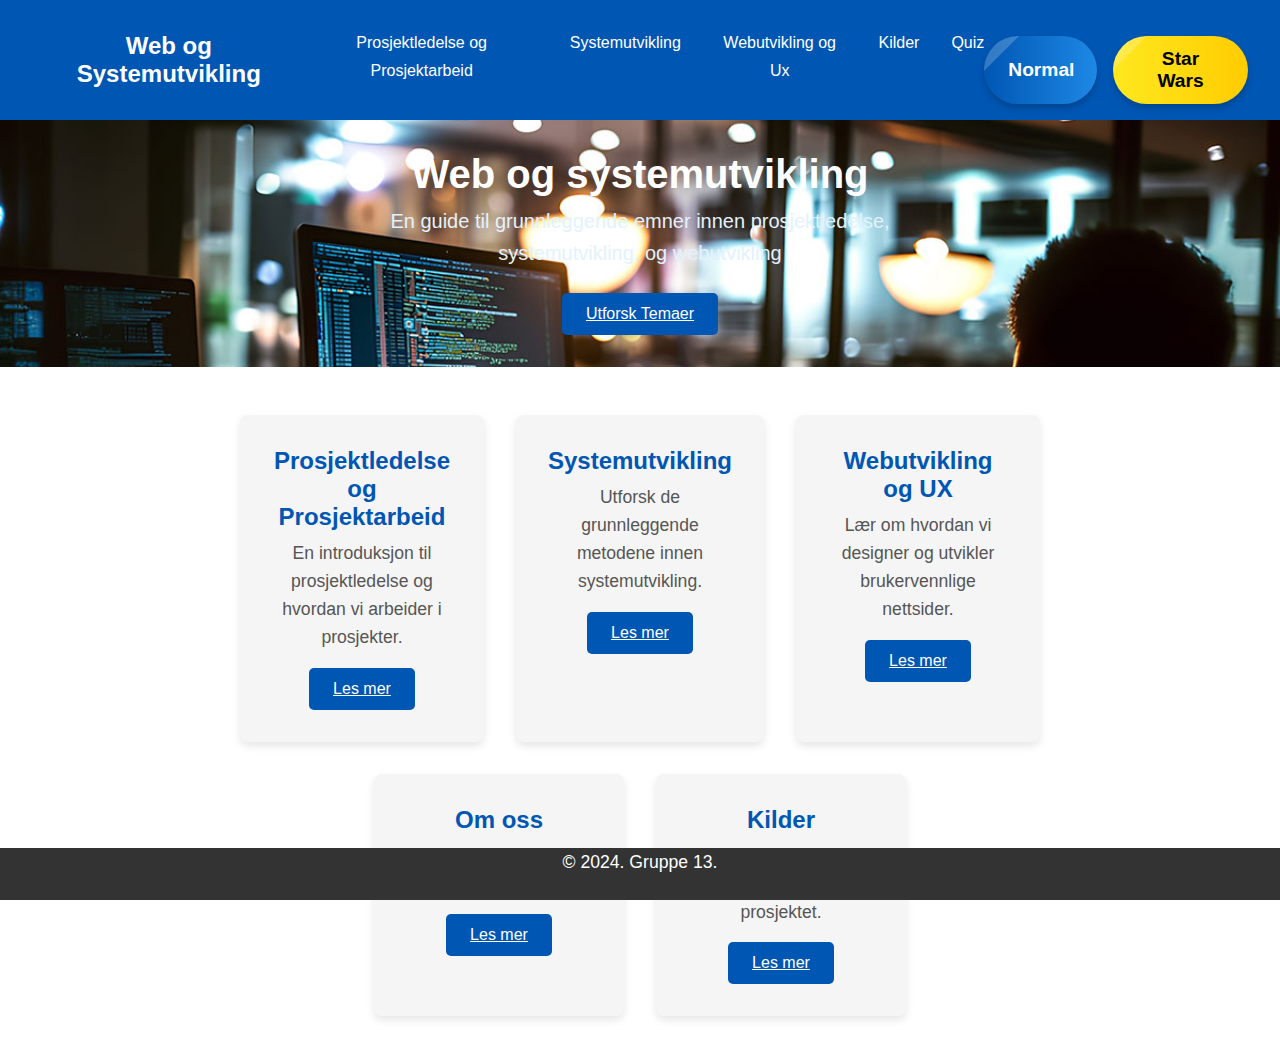
<file: index.html>
<!DOCTYPE html>
<html lang="no">
  <head>
    <meta charset="UTF-8" />
    <meta name="viewport" content="width=device-width, initial-scale=1.0" />
    <title>Web og systemutvikling</title>
    <link rel="stylesheet" href="css/style.css" />
    <script src="./js/scripts.js"></script>
  </head>
  <body>
    <!-- Navigasjons menyen på toppen -->
    <nav class="navbar">
      <h1 class="logo">
        <a href="../index.html" class="logo"
          >Web og Systemutvikling</a >
      </h1>
      <ul class="nav-menu">
        <li><a href="html/prosjektledelse_og_prosjektarbeid.html">Prosjektledelse og Prosjektarbeid</a></li>
        <li><a href="html/systemutvikling.html">Systemutvikling</a></li>
        <li><a href="html/webutvikling.html">Webutvikling og Ux</a></li>
        <li><a href="html/kilder.html">Kilder</a></li>
        <li><a href="html/quiz.html">Quiz</a></li>
      </ul>
      <!-- Star wars kappene -->
      <div class="theme-buttons">
        <audio
          id="lightsaberOffSound"
          src="./assets/Lightsaber off sound effects.mp3"
          preload="auto"
        ></audio>
        <audio
          id="lightsaberOnSound"
          src="./assets/Lightsaber Turn On - Sound Effect From Star Wars.mp3"
          preload="auto"
        ></audio>
        <button id="normalModeButton" class="theme-button">Normal</button>
        <button id="starWarsModeButton" class="theme-button">Star Wars</button>
      </div>
    </nav>
    <!-- Hovedinnholdet -->
    <header class="hero">
      <div class="hero-content">
        <h1>Web og systemutvikling</h1>
        <p>
          En guide til grunnleggende emner innen prosjektledelse,
          systemutvikling, og webutvikling
        </p>
        <a href="./html/prosjektledelse_og_prosjektarbeid.html" class="button"
          >Utforsk Temaer</a
        >
      </div>
    </header>

    <main class="tema-container">
      <div class="tema-container-row">
        <section class="tema-item">
          <h2>Prosjektledelse og Prosjektarbeid</h2>
          <p>
            En introduksjon til prosjektledelse og hvordan vi arbeider i
            prosjekter.
          </p>
          <a href="html/prosjektledelse_og_prosjektarbeid.html" class="button">Les mer</a>
        </section>
        <section class="tema-item">
          <h2>Systemutvikling</h2>
          <p>Utforsk de grunnleggende metodene innen systemutvikling.</p>
          <a href="html/systemutvikling.html" class="button">Les mer</a>
        </section>
        <section class="tema-item">
          <h2>Webutvikling og UX</h2>
          <p>
            Lær om hvordan vi designer og utvikler brukervennlige nettsider.
          </p>
          <a href="html/webutvikling.html" class="button">Les mer</a>
        </section>
      </div>
      <div class="tema-container-row">
        <section class="tema-item">
          <h2>Om oss</h2>
          <p>Les mer om teamet bak dette prosjektet.</p>
          <a href="html/Om_oss.html" class="button">Les mer</a>
        </section>
        <section class="tema-item">
          <h2>Kilder</h2>
          <p>Utforsk kildene vi brukte for dette prosjektet.</p>
          <a href="html/kilder.html" class="button">Les mer</a>
        </section>
      </div>
    </main>
    
    <!-- Footer -->
    <footer>
      <p class="footer">&copy; 2024. Gruppe 13.</p>
    </footer>
  </body>
</html>
</file>
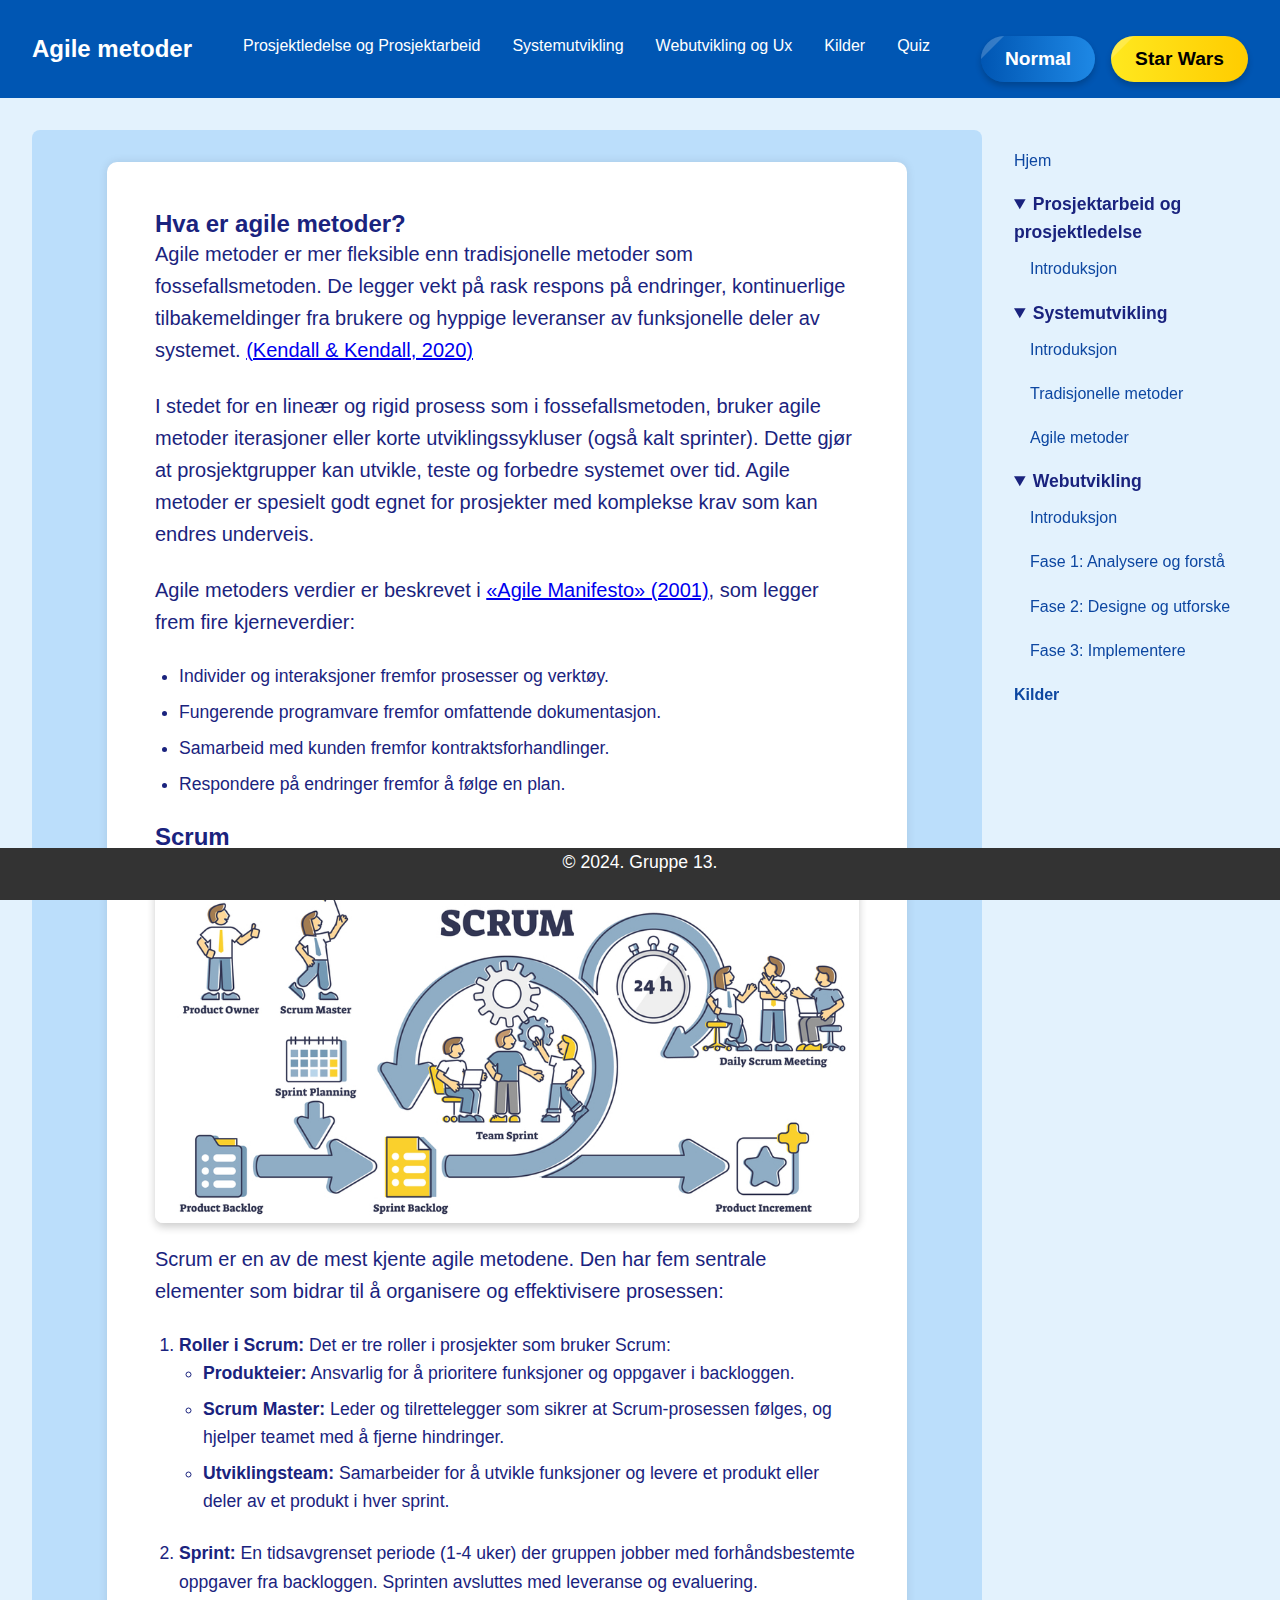
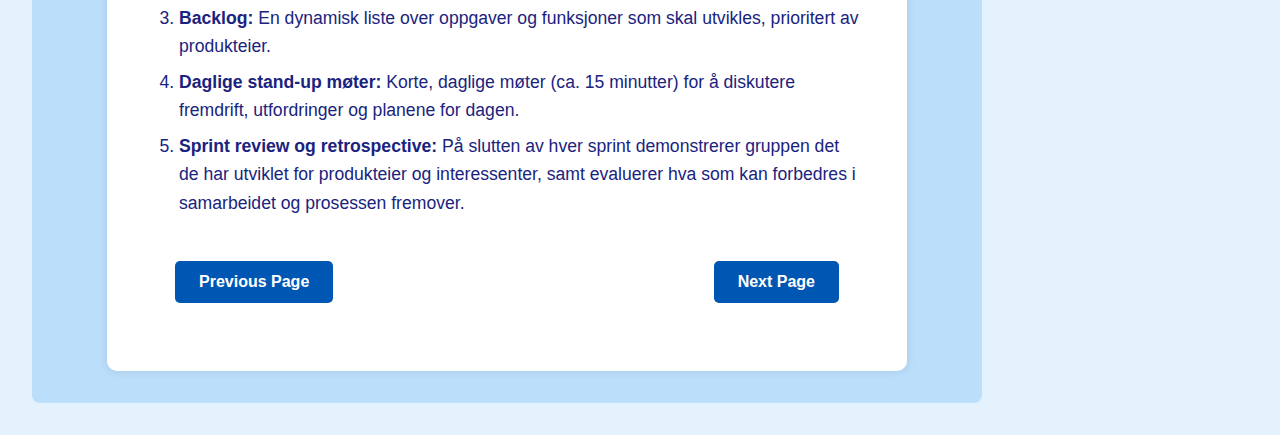
<file: html/agile_metoder.html>
<!DOCTYPE html>
<html lang="no">
  <head>
    <meta charset="UTF-8" />
    <meta name="viewport" content="width=device-width, initial-scale=1.0" />
    <title>Agile metoder</title>
    <link rel="stylesheet" href="../css/style.css" />
    <script src="../js/scripts.js"></script>
  </head>
  <body>
    <!-- Navigasjons menyen på toppen -->
    <nav class="navbar">
      <h1 class="logo">
        <a href="../index.html" class="logo"
          >Agile metoder</a >
      </h1>
      <ul class="nav-menu">
        <li><a href="prosjektledelse_og_prosjektarbeid.html">Prosjektledelse og Prosjektarbeid</a></li>
        <li><a href="systemutvikling.html">Systemutvikling</a></li>
        <li><a href="webutvikling.html">Webutvikling og Ux</a></li>
        <li><a href="kilder.html">Kilder</a></li>
        <li><a href="quiz.html">Quiz</a></li>
      </ul>
      <!-- Star wars kappene -->
      <div class="theme-buttons">
        <audio 
          id="lightsaberOffSound"
          src="../assets/Lightsaber off sound effects.mp3"
          preload="auto"
        ></audio>
        <audio
          id="lightsaberOnSound"
          src="../assets/Lightsaber Turn On - Sound Effect From Star Wars.mp3"
          preload="auto"
        ></audio>
        <button id="normalModeButton" class="theme-button">Normal</button>
        <button id="starWarsModeButton" class="theme-button">Star Wars</button>
      </div>
    </nav>

    <!-- Hovedinnholdet -->
    <div class="main-container">
      <main class="content-container">
        <section class="reading-content">
          <!--Star wars crawl animasjon, gjør at teksten blir sendt oppover som i star wars filmene. Når animasjonen er fullført vises ikke innholdet lenger.
          Blir gjort ved hjelp av CSS-->
          <div class="crawl">
          <h2>Hva er agile metoder?</h2>

          <p>
            Agile metoder er mer fleksible enn tradisjonelle metoder som
            fossefallsmetoden. De legger vekt på rask respons på endringer,
            kontinuerlige tilbakemeldinger fra brukere og hyppige leveranser av
            funksjonelle deler av systemet. <a href="kilder.html">(Kendall & Kendall, 2020)</a>
          </p>
          <p>
            I stedet for en lineær og rigid prosess som i fossefallsmetoden,
            bruker agile metoder iterasjoner eller korte utviklingssykluser
            (også kalt sprinter). Dette gjør at prosjektgrupper kan utvikle,
            teste og forbedre systemet over tid. Agile metoder er spesielt godt
            egnet for prosjekter med komplekse krav som kan endres underveis.
          </p>
          <p>
            Agile metoders verdier er beskrevet i <a href="kilder.html">«Agile Manifesto» (2001)</a>, som
            legger frem fire kjerneverdier:
          </p>
          <ul>
            <li>Individer og interaksjoner fremfor prosesser og verktøy.</li>
            <li>Fungerende programvare fremfor omfattende dokumentasjon.</li>
            <li>Samarbeid med kunden fremfor kontraktsforhandlinger.</li>
            <li>Respondere på endringer fremfor å følge en plan.</li>
          </ul>

          <h2>Scrum</h2>
          <img src="../assets/scrum.png" alt="Illustrasjon av scrum" class="scrum-bilde" />
          <p>
            Scrum er en av de mest kjente agile metodene. Den har fem sentrale
            elementer som bidrar til å organisere og effektivisere prosessen:
          </p>
          <ol>
            <li>
              <strong>Roller i Scrum:</strong> Det er tre roller i prosjekter
              som bruker Scrum:
              <ul>
                <li>
                  <strong>Produkteier:</strong> Ansvarlig for å prioritere
                  funksjoner og oppgaver i backloggen.
                </li>
                <li>
                  <strong>Scrum Master:</strong> Leder og tilrettelegger som
                  sikrer at Scrum-prosessen følges, og hjelper teamet med å
                  fjerne hindringer.
                </li>
                <li>
                  <strong>Utviklingsteam:</strong> Samarbeider for å utvikle
                  funksjoner og levere et produkt eller deler av et produkt i
                  hver sprint.
                </li>
              </ul>
            </li>
            <li>
              <strong>Sprint:</strong> En tidsavgrenset periode (1-4 uker) der
              gruppen jobber med forhåndsbestemte oppgaver fra backloggen.
              Sprinten avsluttes med leveranse og evaluering.
            </li>
            <li>
              <strong>Backlog:</strong> En dynamisk liste over oppgaver og
              funksjoner som skal utvikles, prioritert av produkteier.
            </li>
            <li>
              <strong>Daglige stand-up møter:</strong> Korte, daglige møter (ca.
              15 minutter) for å diskutere fremdrift, utfordringer og planene
              for dagen.
            </li>
            <li>
              <strong>Sprint review og retrospective:</strong> På slutten av
              hver sprint demonstrerer gruppen det de har utviklet for
              produkteier og interessenter, samt evaluerer hva som kan forbedres
              i samarbeidet og prosessen fremover.
            </li>
          </ol>
          <div class="previous-page-container">
            <a href="tradisjonelle_metoder.html" class="previous-button"
              >Previous Page</a
            >
          </div>
          <div class="next-page-container">
            <a href="webutvikling.html" class="next-button"
              >Next Page</a
            >
          </div>
        </section>
      </main>

      <!-- Navigasjons menyen til høyre -->
      <aside class="side-nav">
        <ul>
          <li><a href="../index.html">Hjem</a></li>
          <li>
            <details open="">
              <summary class="summary">Prosjektarbeid og prosjektledelse</summary>
              <ul>
                <li>
                  <a href="prosjektledelse_og_prosjektarbeid.html"
                    >Introduksjon</a
                  >
                </li>
              </ul>
            </details>
          </li>
          <li>
            <details open="">
              <summary class="summary">Systemutvikling</summary>
              <ul>
                <li><a href="systemutvikling.html">Introduksjon</a></li>
                <li> <a href="tradisjonelle_metoder.html">Tradisjonelle metoder</a></li>
                <li><a href="agile_metoder.html">Agile metoder</a></li>
              </ul>
            </details>
          </li>
          <li>
            <details open="">
              <summary class="summary">Webutvikling</summary>
              <ul>
                <li><a href="webutvikling.html">Introduksjon</a></li>
                <li>
                  <a href="fase1.html">Fase 1: Analysere og forstå</a>
                </li>
                <li>
                  <a href="fase2.html">Fase 2: Designe og utforske</a>
                </li>
                <li><a href="fase3.html">Fase 3: Implementere</a></li>
              </ul>
            </details>
          </li>
          <li>
            <a href="kilder.html"><strong>Kilder</strong></a>
          </li>
        </ul>
      </aside>
    </div>

    <!-- Footer -->
    <footer>
      <p class="footer">&copy; 2024. Gruppe 13.</p>
    </footer>
  </body>
</html>
</file>
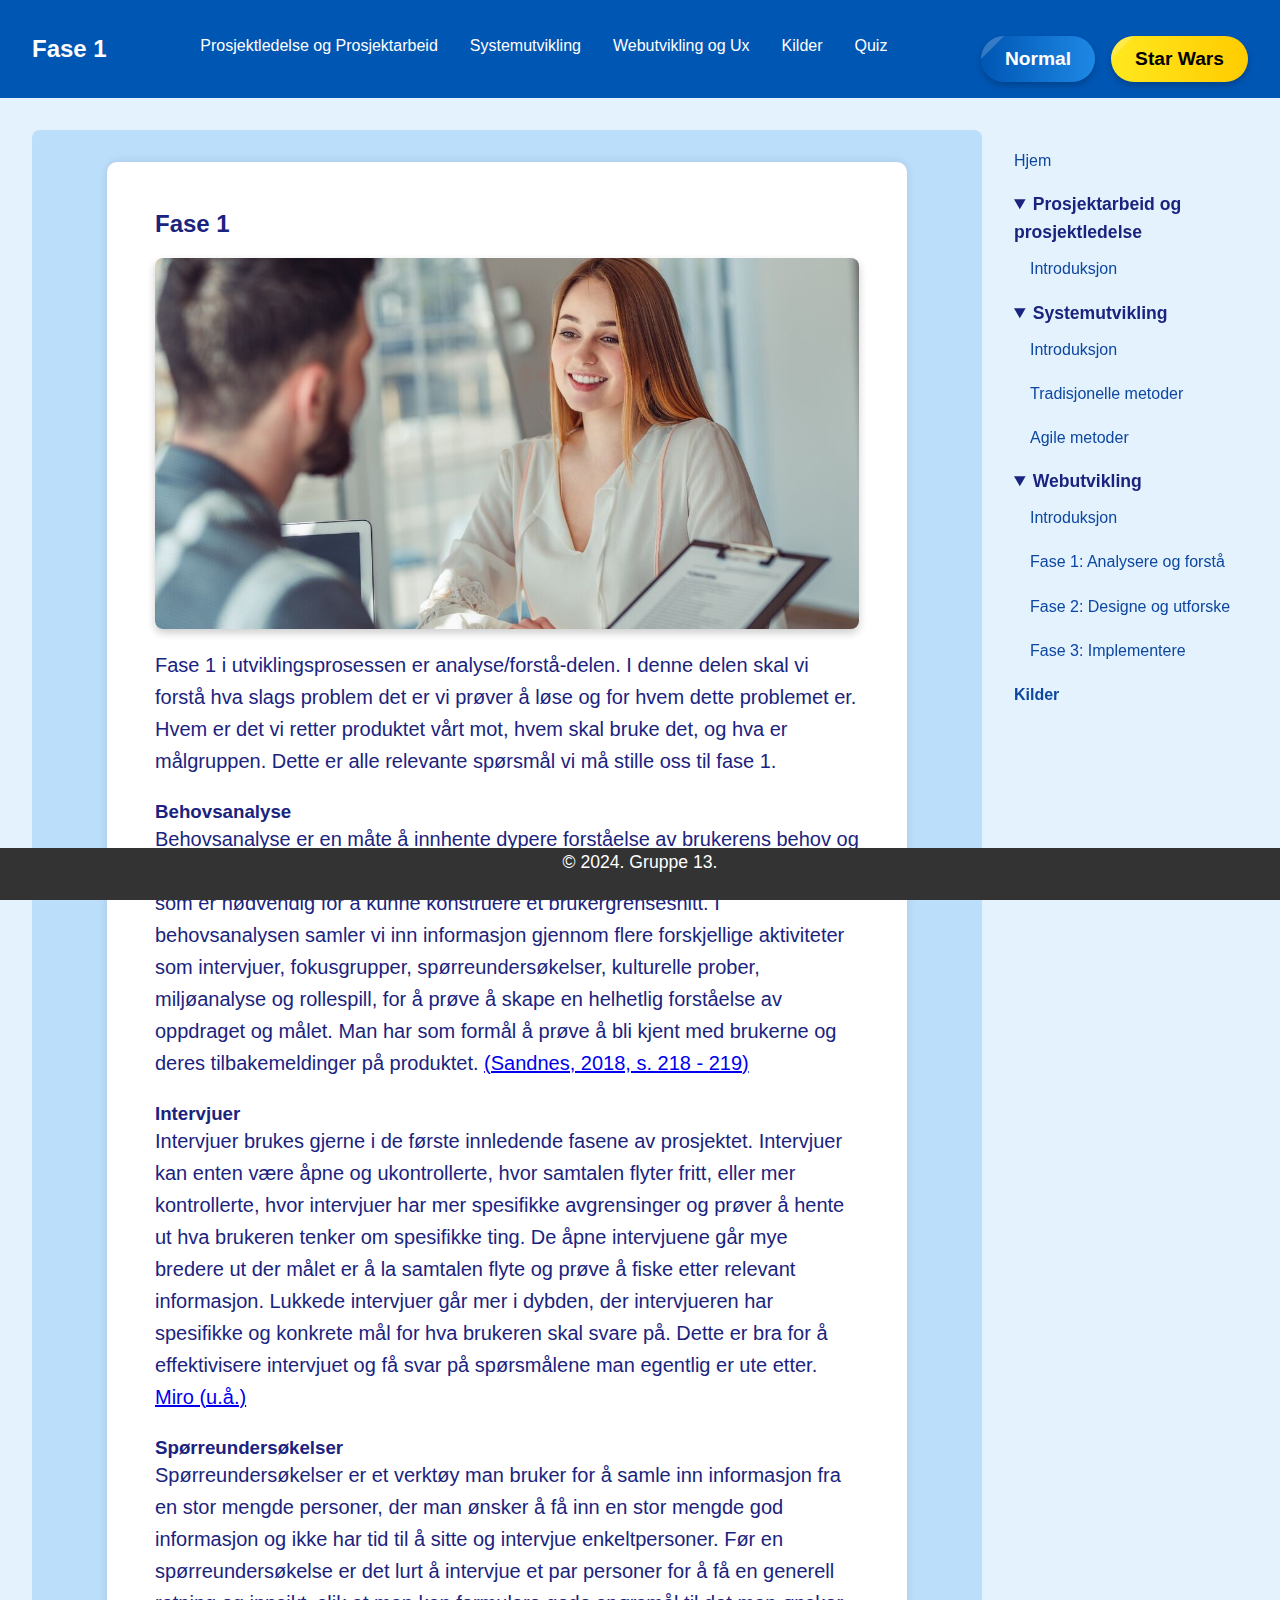
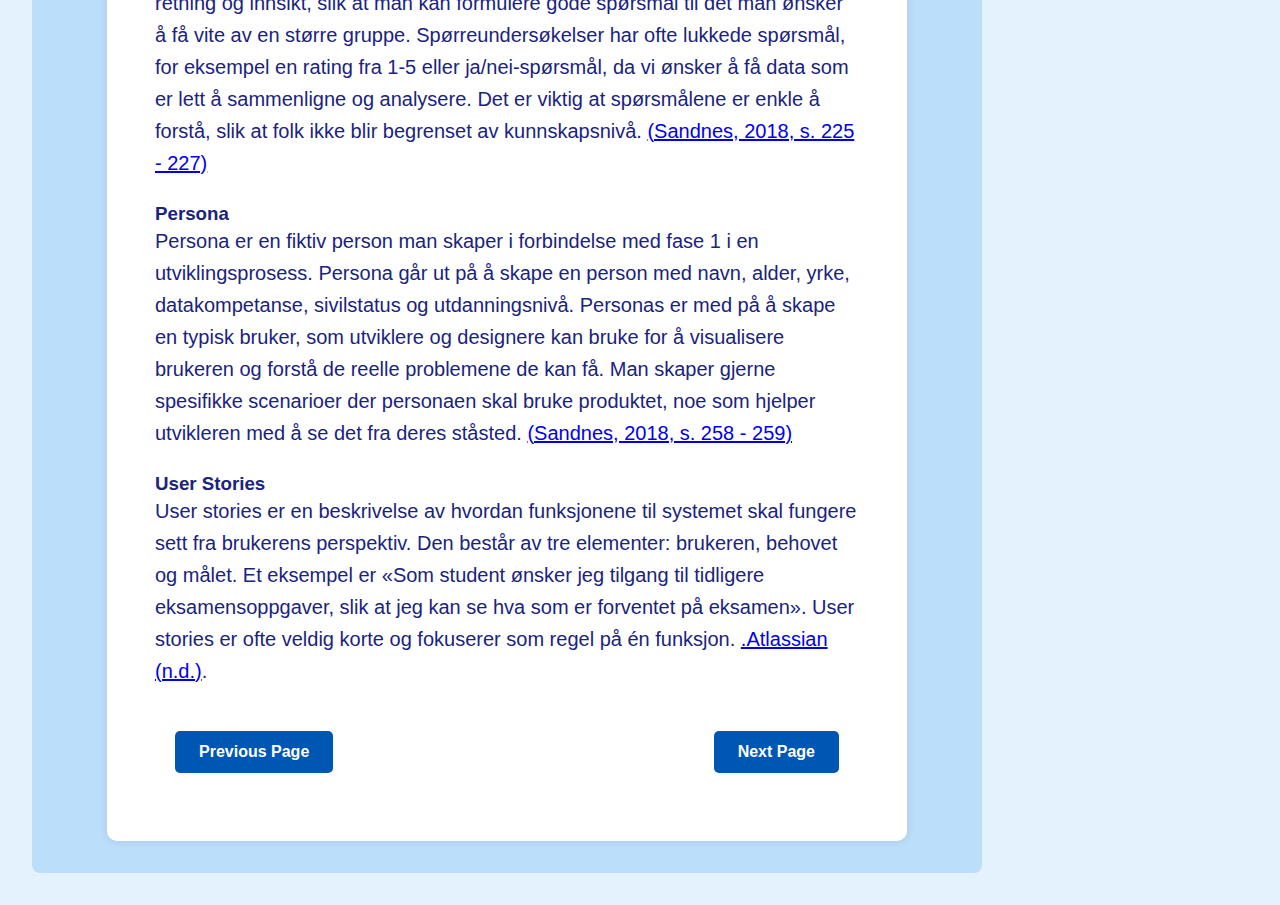
<file: html/fase1.html>
<!DOCTYPE html>
<html lang="no">
  <head>
    <meta charset="UTF-8" />
    <meta name="viewport" content="width=device-width, initial-scale=1.0" />
    <title>Fase 1</title>
    <link rel="stylesheet" href="../css/style.css" />
    <script src="../js/scripts.js"></script>
  </head>
  <body>
    <!-- Navigasjons menyen på toppen-->
    <nav class="navbar">
      <h1 class="logo">
        <a href="../index.html" class="logo"
          >Fase 1</a >
      </h1>
      <ul class="nav-menu">
        <li><a href="prosjektledelse_og_prosjektarbeid.html">Prosjektledelse og Prosjektarbeid</a></li>
        <li><a href="systemutvikling.html">Systemutvikling</a></li>
        <li><a href="webutvikling.html">Webutvikling og Ux</a></li>
        <li><a href="kilder.html">Kilder</a></li>
        <li><a href="quiz.html">Quiz</a></li>
      </ul>
      <!-- Star wars kappene -->
      <div class="theme-buttons">
        <audio
          id="lightsaberOffSound"
          src="../assets/Lightsaber off sound effects.mp3"
          preload="auto"
        ></audio>
        <audio
          id="lightsaberOnSound"
          src="../assets/Lightsaber Turn On - Sound Effect From Star Wars.mp3"
          preload="auto"
        ></audio>
        <button id="normalModeButton" class="theme-button">Normal</button>
        <button id="starWarsModeButton" class="theme-button">Star Wars</button>
      </div>
    </nav>

    <!-- Hovedinnholdet -->
    <div class="main-container">
      <main class="content-container">
        <section class="reading-content">
          <!--Star wars crawl animasjon, gjør at teksten blir sendt oppover som i star wars filmene. Når animasjonen er fullført vises ikke innholdet lenger.
          Blir gjort ved hjelp av CSS-->
          <div class="crawl">
          <h2>Fase 1</h2>
          <img src="../assets/Intervju.jpg" alt="Illustrasjon av Fase 1" class="fase1-bilde" />
          <p>
            Fase 1 i utviklingsprosessen er analyse/forstå-delen. I denne delen
            skal vi forstå hva slags problem det er vi prøver å løse og for hvem
            dette problemet er. Hvem er det vi retter produktet vårt mot, hvem
            skal bruke det, og hva er målgruppen. Dette er alle relevante
            spørsmål vi må stille oss til fase 1.
          </p>

          <h3>Behovsanalyse</h3>
          <p>
            Behovsanalyse er en måte å innhente dypere forståelse av brukerens
            behov og ønsker for programmet. Behovsanalyse handler om å samle inn
            informasjon som er nødvendig for å kunne konstruere et
            brukergrensesnitt. I behovsanalysen samler vi inn informasjon
            gjennom flere forskjellige aktiviteter som intervjuer, fokusgrupper,
            spørreundersøkelser, kulturelle prober, miljøanalyse og rollespill,
            for å prøve å skape en helhetlig forståelse av oppdraget og målet.
            Man har som formål å prøve å bli kjent med brukerne og deres
            tilbakemeldinger på produktet. <a href="kilder.html#sandnes">(Sandnes, 2018, s. 218 - 219)</a>


          <h3>Intervjuer</h3>
          <p>
            Intervjuer brukes gjerne i de første innledende fasene av
            prosjektet. Intervjuer kan enten være åpne og ukontrollerte, hvor
            samtalen flyter fritt, eller mer kontrollerte, hvor intervjuer har
            mer spesifikke avgrensinger og prøver å hente ut hva brukeren tenker
            om spesifikke ting. De åpne intervjuene går mye bredere ut der målet
            er å la samtalen flyte og prøve å fiske etter relevant informasjon.
            Lukkede intervjuer går mer i dybden, der intervjueren har spesifikke
            og konkrete mål for hva brukeren skal svare på. Dette er bra for å
            effektivisere intervjuet og få svar på spørsmålene man egentlig er
            ute etter. <a href="kilder.html">Miro (u.å.)</a>
          </p>

          <h3>Spørreundersøkelser</h3>
          <p>
            Spørreundersøkelser er et verktøy man bruker for å samle inn
            informasjon fra en stor mengde personer, der man ønsker å få inn en
            stor mengde god informasjon og ikke har tid til å sitte og intervjue
            enkeltpersoner. Før en spørreundersøkelse er det lurt å intervjue et
            par personer for å få en generell retning og innsikt, slik at man
            kan formulere gode spørsmål til det man ønsker å få vite av en
            større gruppe. Spørreundersøkelser har ofte lukkede spørsmål, for
            eksempel en rating fra 1-5 eller ja/nei-spørsmål, da vi ønsker å få
            data som er lett å sammenligne og analysere. Det er viktig at
            spørsmålene er enkle å forstå, slik at folk ikke blir begrenset av
            kunnskapsnivå. <a href="kilder.html">(Sandnes, 2018, s. 225 - 227)</a>
          </p>

          <h3>Persona</h3>
          <p>
            Persona er en fiktiv person man skaper i forbindelse med fase 1 i en
            utviklingsprosess. Persona går ut på å skape en person med navn,
            alder, yrke, datakompetanse, sivilstatus og utdanningsnivå. Personas
            er med på å skape en typisk bruker, som utviklere og designere kan
            bruke for å visualisere brukeren og forstå de reelle problemene de
            kan få. Man skaper gjerne spesifikke scenarioer der personaen skal
            bruke produktet, noe som hjelper utvikleren med å se det fra deres
            ståsted. <a href="kilder.html">(Sandnes, 2018, s. 258 - 259)</a>
          </p>

          <h3>User Stories</h3>
          <p>
            User stories er en beskrivelse av hvordan funksjonene til systemet
            skal fungere sett fra brukerens perspektiv. Den består av tre
            elementer: brukeren, behovet og målet. Et eksempel er «Som student
            ønsker jeg tilgang til tidligere eksamensoppgaver, slik at jeg kan
            se hva som er forventet på eksamen». User stories er ofte veldig
            korte og fokuserer som regel på én funksjon. <a href="kilder.html">.Atlassian (n.d.)</a>.
          </p>
          <div class="previous-page-container">
            <a href="webutvikling.html" class="previous-button"
              >Previous Page</a
            >
          </div>
          <div class="next-page-container">
            <a href="fase2.html" class="next-button">Next Page</a>
          </div>
        </section>
      </main>

      <!-- Navigasjons menyen til høyre-->
      <aside class="side-nav">
        <ul>
          <li><a href="../index.html">Hjem</a></li>
          <li>
            <details open="">
              <summary class="summary">Prosjektarbeid og prosjektledelse</summary>
              <ul>
                <li>
                  <a href="prosjektledelse_og_prosjektarbeid.html"
                    >Introduksjon</a
                  >
                </li>
              </ul>
            </details>
          </li>
          <li>
            <details open="">
              <summary class="summary">Systemutvikling</summary>
              <ul>
                <li><a href="systemutvikling.html">Introduksjon</a></li>
                <li> <a href="tradisjonelle_metoder.html">Tradisjonelle metoder</a></li>
                <li><a href="agile_metoder.html">Agile metoder</a></li>
              </ul>
            </details>
          </li>
          <li>
            <details open="">
              <summary class="summary">Webutvikling</summary>
              <ul>
                <li><a href="webutvikling.html">Introduksjon</a></li>
                <li>
                  <a href="fase1.html">Fase 1: Analysere og forstå</a>
                </li>
                <li>
                  <a href="fase2.html">Fase 2: Designe og utforske</a>
                </li>
                <li><a href="fase3.html">Fase 3: Implementere</a></li>
              </ul>
            </details>
          </li>
          <li>
            <a href="kilder.html"><strong>Kilder</strong></a>
          </li>
        </ul>
      </aside>
    </div>

    <!--Footer en-->
    <footer>
      <p class="footer">&copy; 2024. Gruppe 13.</p>
    </footer>
  </body>
</html>
</file>
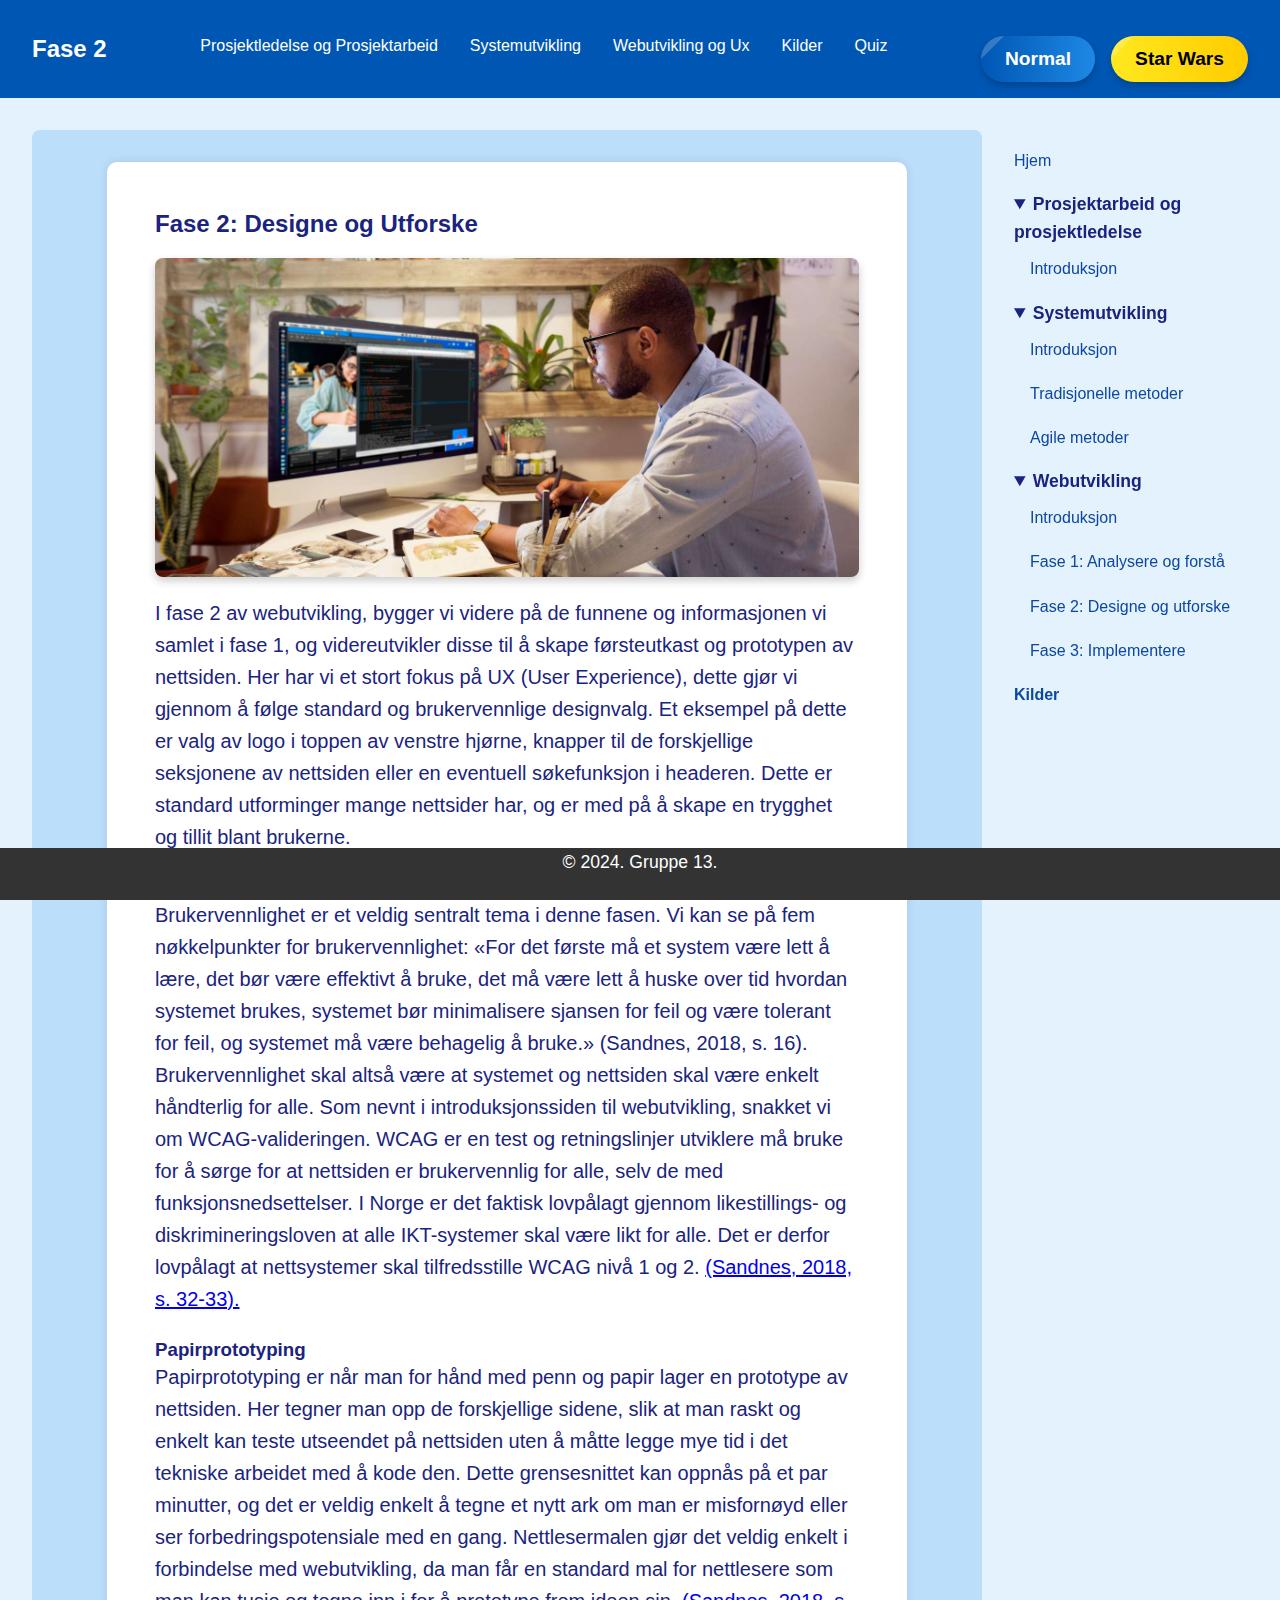
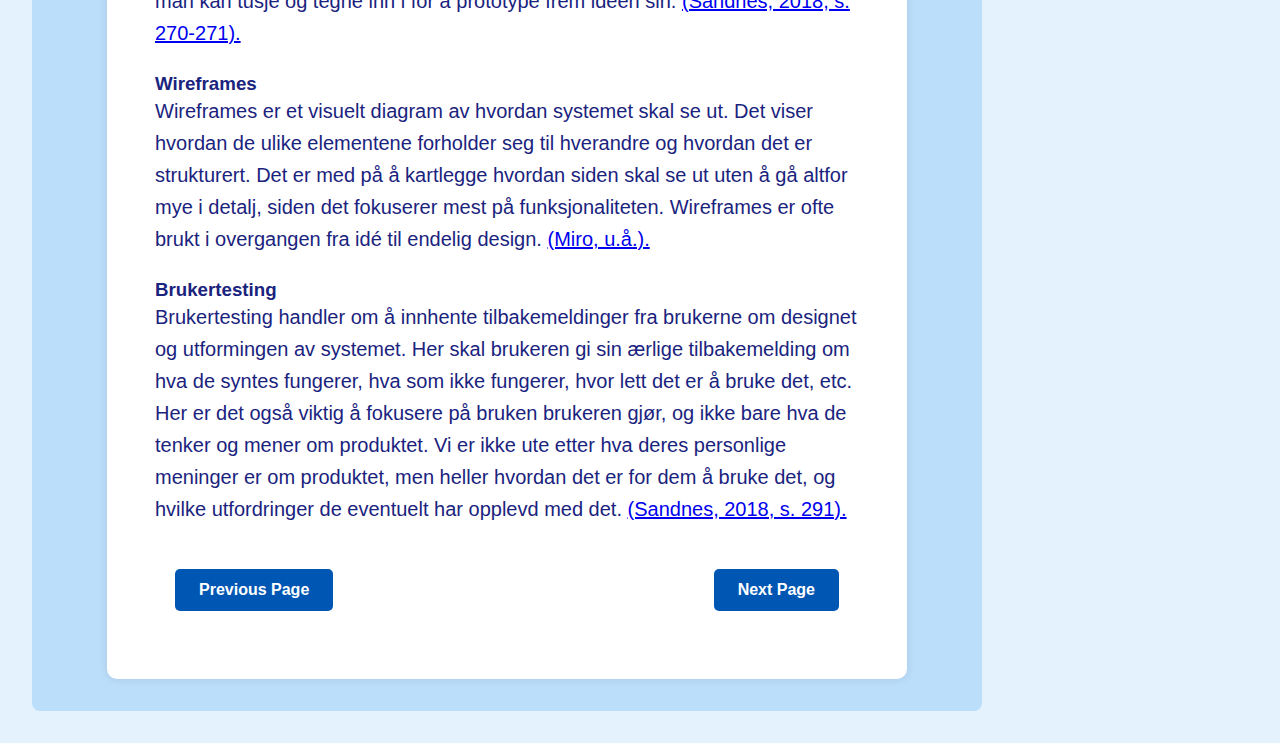
<file: html/fase2.html>
<!DOCTYPE html>
<html lang="no">
  <head>
    <meta charset="UTF-8" />
    <meta name="viewport" content="width=device-width, initial-scale=1.0" />
    <title>Fase 2</title>
    <link rel="stylesheet" href="../css/style.css" />
    <script src="../js/scripts.js"></script>
  </head>
  <body>
    <!-- Navigasjons menyen på toppen-->
    <nav class="navbar">
      <h1 class="logo">
        <a href="../index.html" class="logo"
          >Fase 2</a >
      </h1>
      <ul class="nav-menu">
        <li><a href="prosjektledelse_og_prosjektarbeid.html">Prosjektledelse og Prosjektarbeid</a></li>
        <li><a href="systemutvikling.html">Systemutvikling</a></li>
        <li><a href="webutvikling.html">Webutvikling og Ux</a></li>
        <li><a href="kilder.html">Kilder</a></li>
        <li><a href="quiz.html">Quiz</a></li>
      </ul>
      <!-- Star wars kappene -->
      <div class="theme-buttons">
        <audio
          id="lightsaberOffSound"
          src="../assets/Lightsaber off sound effects.mp3"
          preload="auto"
        ></audio>
        <audio
          id="lightsaberOnSound"
          src="../assets/Lightsaber Turn On - Sound Effect From Star Wars.mp3"
          preload="auto"
        ></audio>
        <button id="normalModeButton" class="theme-button">Normal</button>
        <button id="starWarsModeButton" class="theme-button">Star Wars</button>
      </div>
    </nav>

    <!-- Hovedinnholdet -->
    <div class="main-container">
      <main class="content-container">
        <section class="reading-content">
          <!--Star wars crawl animasjon, gjør at teksten blir sendt oppover som i star wars filmene. Når animasjonen er fullført vises ikke innholdet lenger.
          Blir gjort ved hjelp av CSS-->
          <div class="crawl">
          <h2>Fase 2: Designe og Utforske</h2>
          <img src="../assets/fase_2.jpg" alt="Illustrasjon av Fase 2" class="fase2-bilde" />
          <p>
            I fase 2 av webutvikling, bygger vi videre på de funnene og
            informasjonen vi samlet i fase 1, og videreutvikler disse til å
            skape førsteutkast og prototypen av nettsiden. Her har vi et stort
            fokus på UX (User Experience), dette gjør vi gjennom å følge
            standard og brukervennlige designvalg. Et eksempel på dette er valg
            av logo i toppen av venstre hjørne, knapper til de forskjellige
            seksjonene av nettsiden eller en eventuell søkefunksjon i headeren.
            Dette er standard utforminger mange nettsider har, og er med på å
            skape en trygghet og tillit blant brukerne.
          </p>

          <h3>Brukervennlighet</h3>
          <p>
            Brukervennlighet er et veldig sentralt tema i denne fasen. Vi kan se
            på fem nøkkelpunkter for brukervennlighet: «For det første må et
            system være lett å lære, det bør være effektivt å bruke, det må være
            lett å huske over tid hvordan systemet brukes, systemet bør
            minimalisere sjansen for feil og være tolerant for feil, og systemet
            må være behagelig å bruke.» (Sandnes, 2018, s. 16). Brukervennlighet
            skal altså være at systemet og nettsiden skal være enkelt håndterlig
            for alle. Som nevnt i introduksjonssiden til webutvikling, snakket
            vi om WCAG-valideringen. WCAG er en test og retningslinjer utviklere
            må bruke for å sørge for at nettsiden er brukervennlig for alle,
            selv de med funksjonsnedsettelser. I Norge er det faktisk lovpålagt
            gjennom likestillings- og diskrimineringsloven at alle IKT-systemer
            skal være likt for alle. Det er derfor lovpålagt at nettsystemer
            skal tilfredsstille WCAG nivå 1 og 2. <a href="kilder.html">(Sandnes, 2018, s. 32-33).</a>
          </p>

          <h3>Papirprototyping</h3>
          <p>
            Papirprototyping er når man for hånd med penn og papir lager en
            prototype av nettsiden. Her tegner man opp de forskjellige sidene,
            slik at man raskt og enkelt kan teste utseendet på nettsiden uten å
            måtte legge mye tid i det tekniske arbeidet med å kode den. Dette
            grensesnittet kan oppnås på et par minutter, og det er veldig enkelt
            å tegne et nytt ark om man er misfornøyd eller ser
            forbedringspotensiale med en gang. Nettlesermalen gjør det veldig
            enkelt i forbindelse med webutvikling, da man får en standard mal
            for nettlesere som man kan tusje og tegne inn i for å prototype frem
            ideen sin. <a href="kilder.html">(Sandnes, 2018, s. 270-271).</a>
          </p>

          <h3>Wireframes</h3>
          <p>
            Wireframes er et visuelt diagram av hvordan systemet skal se ut. Det
            viser hvordan de ulike elementene forholder seg til hverandre og
            hvordan det er strukturert. Det er med på å kartlegge hvordan siden
            skal se ut uten å gå altfor mye i detalj, siden det fokuserer mest
            på funksjonaliteten. Wireframes er ofte brukt i overgangen fra idé
            til endelig design. <a href="kilder.html">(Miro, u.å.).</a>
          </p>

          <h3>Brukertesting</h3>
          <p>
            Brukertesting handler om å innhente tilbakemeldinger fra brukerne om
            designet og utformingen av systemet. Her skal brukeren gi sin ærlige
            tilbakemelding om hva de syntes fungerer, hva som ikke fungerer,
            hvor lett det er å bruke det, etc. Her er det også viktig å fokusere
            på bruken brukeren gjør, og ikke bare hva de tenker og mener om
            produktet. Vi er ikke ute etter hva deres personlige meninger er om
            produktet, men heller hvordan det er for dem å bruke det, og hvilke
            utfordringer de eventuelt har opplevd med det. <a href="kilder.html">(Sandnes, 2018, s.
            291).</a>
          </p>
          <div class="previous-page-container">
            <a href="fase1.html" class="previous-button">Previous Page</a>
          </div>
          <div class="next-page-container">
            <a href="fase3.html" class="next-button">Next Page</a>
          </div>
        </section>
      </main>

      <!-- Navigasjons menyen til høyre -->
      <aside class="side-nav">
        <ul>
          <li><a href="../index.html">Hjem</a></li>
          <li>
            <details open="">
              <summary class="summary">Prosjektarbeid og prosjektledelse</summary>
              <ul>
                <li>
                  <a href="prosjektledelse_og_prosjektarbeid.html"
                    >Introduksjon</a
                  >
                </li>
              </ul>
            </details>
          </li>
          <li>
            <details open="">
              <summary class="summary">Systemutvikling</summary>
              <ul>
                <li><a href="systemutvikling.html">Introduksjon</a></li>
                <li> <a href="tradisjonelle_metoder.html">Tradisjonelle metoder</a></li>
                <li><a href="agile_metoder.html">Agile metoder</a></li>
              </ul>
            </details>
          </li>
          <li>
            <details open="">
              <summary class="summary">Webutvikling</summary>
              <ul>
                <li><a href="webutvikling.html">Introduksjon</a></li>
                <li>
                  <a href="fase1.html">Fase 1: Analysere og forstå</a>
                </li>
                <li>
                  <a href="fase2.html">Fase 2: Designe og utforske</a>
                </li>
                <li><a href="fase3.html">Fase 3: Implementere</a></li>
              </ul>
            </details>
          </li>
          <li>
            <a href="kilder.html"><strong>Kilder</strong></a>
          </li>
        </ul>
      </aside>
    </div>

    <!-- Footer -->
    <footer>
      <p class="footer">&copy; 2024. Gruppe 13.</p>
    </footer>
  </body>
</html>
</file>
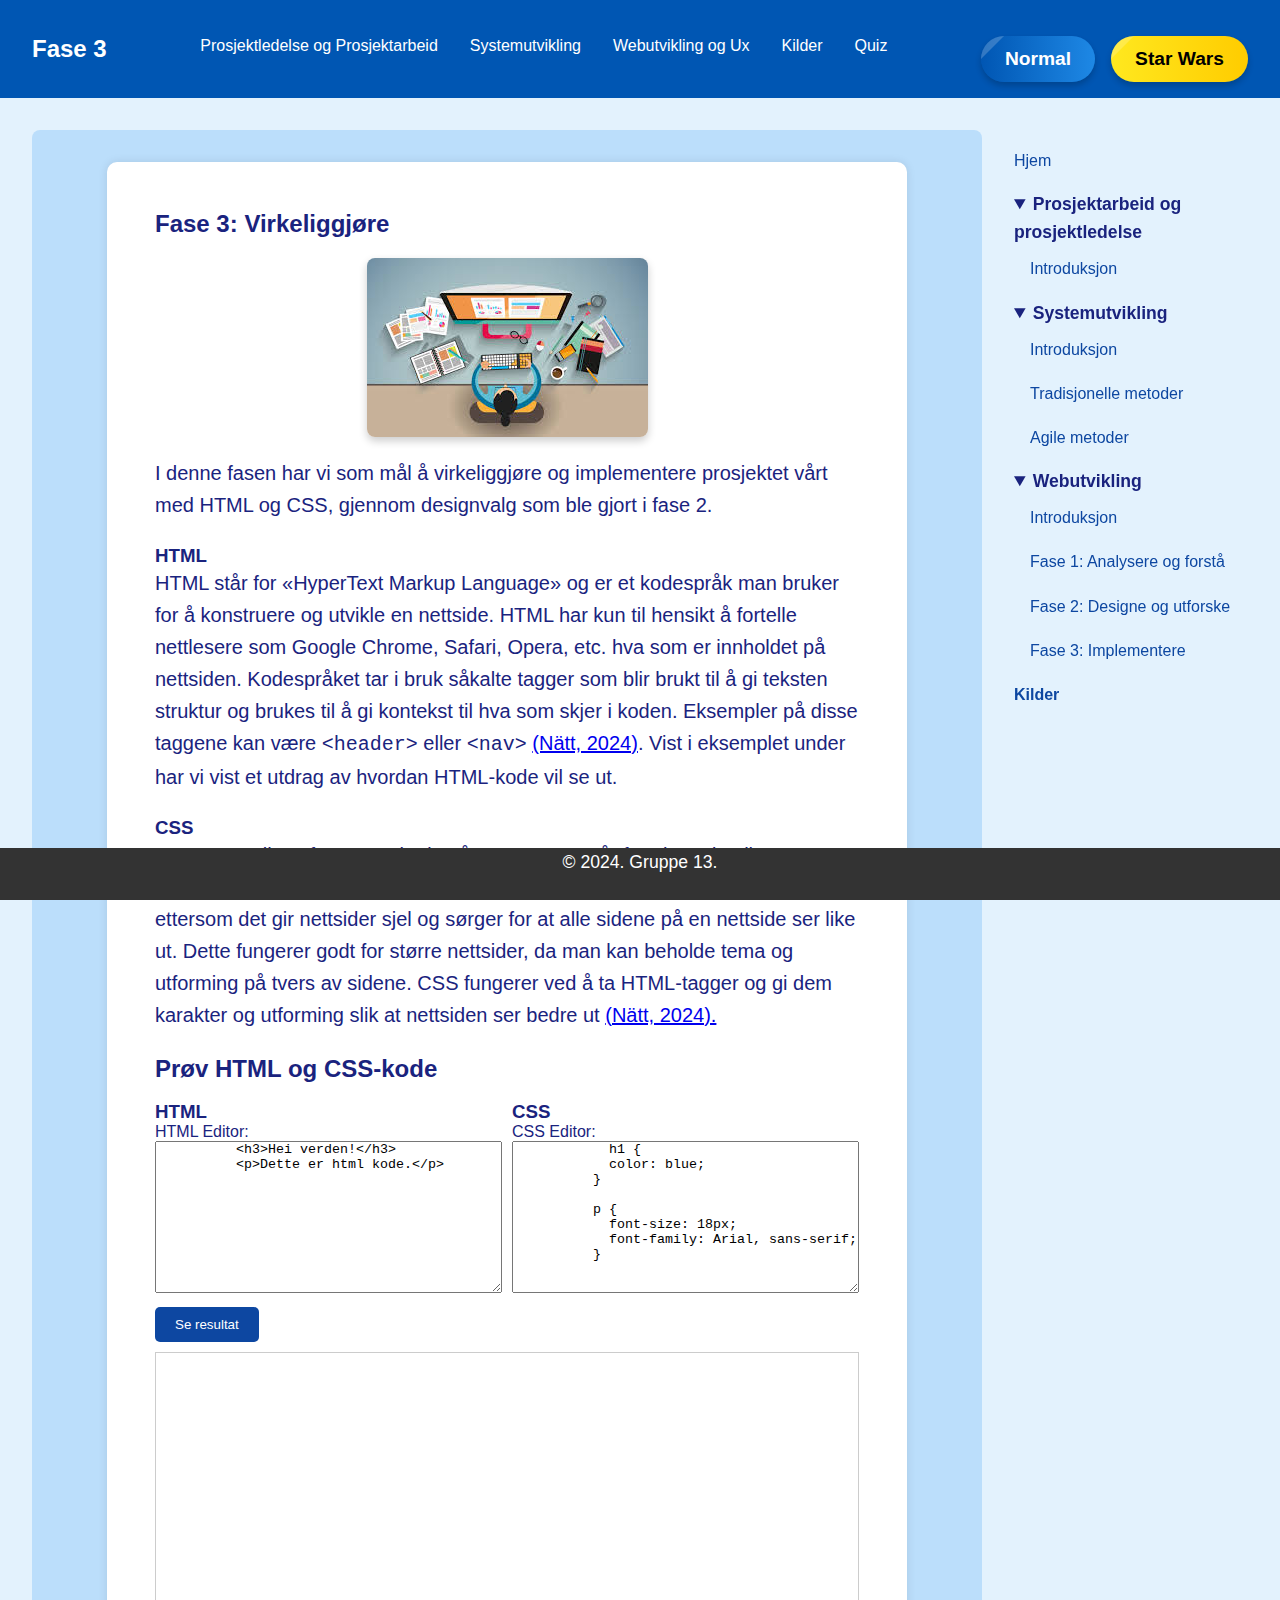
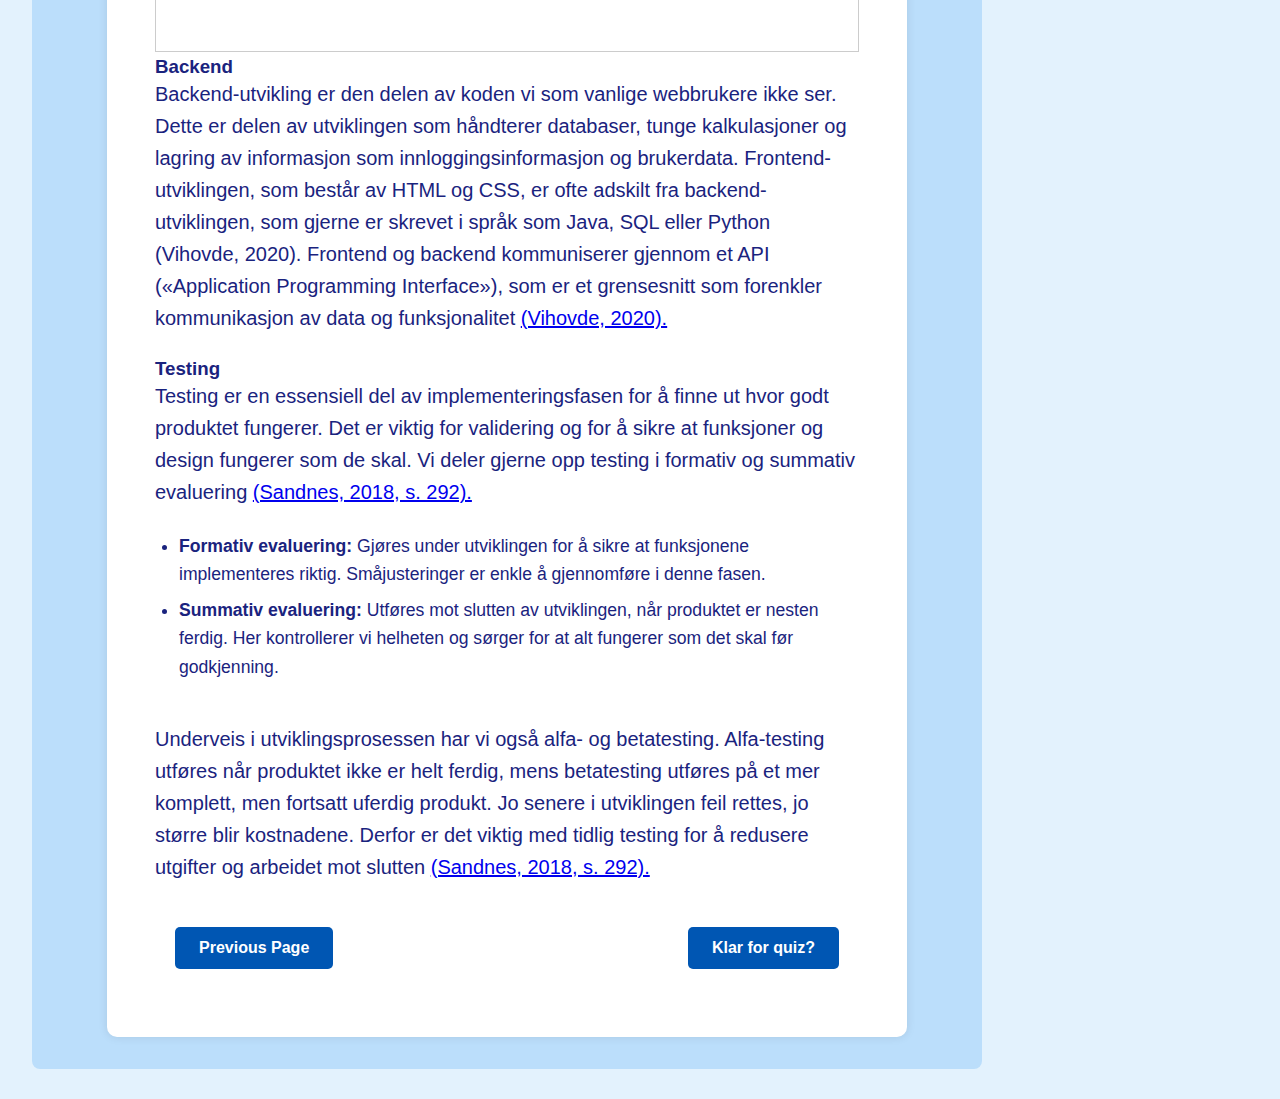
<file: html/fase3.html>
<!DOCTYPE html>
<html lang="no">
  <head>
    <meta charset="UTF-8" />
    <meta name="viewport" content="width=device-width, initial-scale=1.0" />
    <title>Fase 3</title>
    <link rel="stylesheet" href="../css/style.css" />
    <script src="../js/scripts.js"></script>
  </head>
  <body>
    <!-- Navigasjonsmeny -->
    <nav class="navbar">
      <h1 class="logo">
        <a href="../index.html" class="logo"
          >Fase 3</a >
      </h1>
      <ul class="nav-menu">
        <li><a href="prosjektledelse_og_prosjektarbeid.html">Prosjektledelse og Prosjektarbeid</a></li>
        <li><a href="systemutvikling.html">Systemutvikling</a></li>
        <li><a href="webutvikling.html">Webutvikling og Ux</a></li>
        <li><a href="kilder.html">Kilder</a></li>
        <li><a href="quiz.html">Quiz</a></li>
      </ul>
      <!-- Star wars kappene -->
      <div class="theme-buttons">
        <audio
          id="lightsaberOffSound"
          src="../assets/Lightsaber off sound effects.mp3"
          preload="auto"
        ></audio>
        <audio
          id="lightsaberOnSound"
          src="../assets/Lightsaber Turn On - Sound Effect From Star Wars.mp3"
          preload="auto"
        ></audio>
        <button id="normalModeButton" class="theme-button">Normal</button>
        <button id="starWarsModeButton" class="theme-button">Star Wars</button>
      </div>
    </nav>

    <!-- Hovedinnhold -->
    <div class="main-container">
      <main class="content-container">
        <section class="reading-content">
          <!--Star wars crawl animasjon, gjør at teksten blir sendt oppover som i star wars filmene. Når animasjonen er fullført vises ikke innholdet lenger.
          Blir gjort ved hjelp av CSS-->
          <div class="crawl">
          <h2>Fase 3: Virkeliggjøre</h2>
          <img src="../assets/fase_3.jpg" alt="Illustrasjon av Fase 3" class="fase3-bilde" />
          <p>
            I denne fasen har vi som mål å virkeliggjøre og implementere
            prosjektet vårt med HTML og CSS, gjennom designvalg som ble gjort i
            fase 2.
          </p>

          <h3>HTML</h3>
          <p>
            HTML står for «HyperText Markup Language» og er et kodespråk man
            bruker for å konstruere og utvikle en nettside. HTML har kun til
            hensikt å fortelle nettlesere som Google Chrome, Safari, Opera, etc.
            hva som er innholdet på nettsiden. Kodespråket tar i bruk såkalte
            tagger som blir brukt til å gi teksten struktur og brukes til å gi
            kontekst til hva som skjer i koden. Eksempler på disse taggene kan
            være <code>&lt;header&gt;</code> eller
            <code>&lt;nav&gt;</code> <a href="kilder.html">(Nätt, 2024)</a>. Vist i eksemplet under har vi
            vist et utdrag av hvordan HTML-kode vil se ut.
          </p>

          <h3>CSS</h3>
          <p>
            CSS er et stilsett for HTML-kode på nettet. CSS står for alt av
            detaljer, som farger, enkle animasjoner, utforming, skrifttyper,
            layout osv. CSS er viktig ettersom det gir nettsider sjel og sørger
            for at alle sidene på en nettside ser like ut. Dette fungerer godt
            for større nettsider, da man kan beholde tema og utforming på tvers
            av sidene. CSS fungerer ved å ta HTML-tagger og gi dem karakter og
            utforming slik at nettsiden ser bedre ut <a href="kilder.html">(Nätt, 2024).</a>
          </p>

          <!--Kode inspirtert av https://www.geeksforgeeks.org/how-to-make-live-coding-editor-using-html-css-and-javascript/ -->
          <h2>Prøv HTML og CSS-kode</h2>
          <br />
          <div style="display: flex; gap: 10px; flex-wrap: wrap">
            <!-- HTML Editor på nettsiden -->
            <div style="flex: 1; min-width: 45%">
              <h3>HTML</h3>
              <label for="html-editor">HTML Editor:</label>
              <textarea
                id="html-editor"
                rows="10"
                style="width: 100%; font-family: monospace"
              >
          <h3>Hei verden!</h3>
          <p>Dette er html kode.</p>
              </textarea>
            </div>

            <!-- CSS Editor -->
            <div style="flex: 1; min-width: 45%">
              <h3>CSS</h3>
              <label for="css-editor">CSS Editor:</label>
              <textarea
                id="css-editor"
                rows="10"
                style="width: 100%; font-family: monospace"
              >
            h1 {
            color: blue;
          }
          
          p {
            font-size: 18px;
            font-family: Arial, sans-serif;
          }
              </textarea>
            </div>
          </div>

          <!-- Se resultat knapp -->
          <div style="margin-top: 10px">
            <button
              onclick="updatePreview()"
              style="
                padding: 10px 20px;
                background-color: #0d47a1;
                color: white;
                border: none;
                border-radius: 5px;
                cursor: pointer;
              "
            >
              Se resultat
            </button>
          </div>

          <!-- viser i Iframe -->
          <iframe
            id="preview"
            style="
              width: 100%;
              height: 300px;
              border: 1px solid #ccc;
              margin-top: 10px;
            "
          ></iframe>

          <h3>Backend</h3>
          <p>
            Backend-utvikling er den delen av koden vi som vanlige webbrukere
            ikke ser. Dette er delen av utviklingen som håndterer databaser,
            tunge kalkulasjoner og lagring av informasjon som
            innloggingsinformasjon og brukerdata. Frontend-utviklingen, som
            består av HTML og CSS, er ofte adskilt fra backend-utviklingen, som
            gjerne er skrevet i språk som Java, SQL eller Python (Vihovde,
            2020). Frontend og backend kommuniserer gjennom et API («Application
            Programming Interface»), som er et grensesnitt som forenkler
            kommunikasjon av data og funksjonalitet <a href="kilder.html">(Vihovde, 2020).</a>
          </p>

          <h3>Testing</h3>
          <p>
            Testing er en essensiell del av implementeringsfasen for å finne ut
            hvor godt produktet fungerer. Det er viktig for validering og for å
            sikre at funksjoner og design fungerer som de skal. Vi deler gjerne
            opp testing i formativ og summativ evaluering <a href="kilder.html">(Sandnes, 2018, s.
            292).</a>
          </p>
          <ul>
            <li>
              <strong>Formativ evaluering:</strong> Gjøres under utviklingen for
              å sikre at funksjonene implementeres riktig. Småjusteringer er
              enkle å gjennomføre i denne fasen.
            </li>
            <li>
              <strong>Summativ evaluering:</strong> Utføres mot slutten av
              utviklingen, når produktet er nesten ferdig. Her kontrollerer vi
              helheten og sørger for at alt fungerer som det skal før
              godkjenning.
            </li>
          </ul>
          <br>
          <p>
            Underveis i utviklingsprosessen har vi også alfa- og betatesting.
            Alfa-testing utføres når produktet ikke er helt ferdig, mens
            betatesting utføres på et mer komplett, men fortsatt uferdig
            produkt. Jo senere i utviklingen feil rettes, jo større blir
            kostnadene. Derfor er det viktig med tidlig testing for å redusere
            utgifter og arbeidet mot slutten <a href="kilder.html">(Sandnes, 2018, s. 292).</a>
          </p>
          <div class="previous-page-container">
            <a href="fase2.html" class="previous-button">Previous Page</a>
          </div>
          <div class="next-page-container">
            <a href="quiz.html" class="next-button">Klar for quiz?</a>
          </div>
        </section>
      </main>

      <!-- Side-navigasjon -->
      <aside class="side-nav">
        <ul>
          <li><a href="../index.html">Hjem</a></li>
          <li>
            <details open="">
              <summary class="summary">Prosjektarbeid og prosjektledelse</summary>
              <ul>
                <li>
                  <a href="prosjektledelse_og_prosjektarbeid.html"
                    >Introduksjon</a
                  >
                </li>
              </ul>
            </details>
          </li>
          <li>
            <details open="">
              <summary class="summary">Systemutvikling</summary>
              <ul>
                <li><a href="systemutvikling.html">Introduksjon</a></li>
                <li> <a href="tradisjonelle_metoder.html">Tradisjonelle metoder</a></li>
                <li><a href="agile_metoder.html">Agile metoder</a></li>
              </ul>
            </details>
          </li>
          <li>
            <details open="">
              <summary class="summary">Webutvikling</summary>
              <ul>
                <li><a href="webutvikling.html">Introduksjon</a></li>
                <li>
                  <a href="fase1.html">Fase 1: Analysere og forstå</a>
                </li>
                <li>
                  <a href="fase2.html">Fase 2: Designe og utforske</a>
                </li>
                <li><a href="fase3.html">Fase 3: Implementere</a></li>
              </ul>
            </details>
          </li>
          <li>
            <a href="kilder.html"><strong>Kilder</strong></a>
          </li>
        </ul>
      </aside>
    </div>

    <!-- Footer -->
    <script src="../js/scripts.js"></script>
    <footer>
      <p class="footer">&copy; 2024. Gruppe 13.</p>
    </footer>
  </body>
</html>
</file>
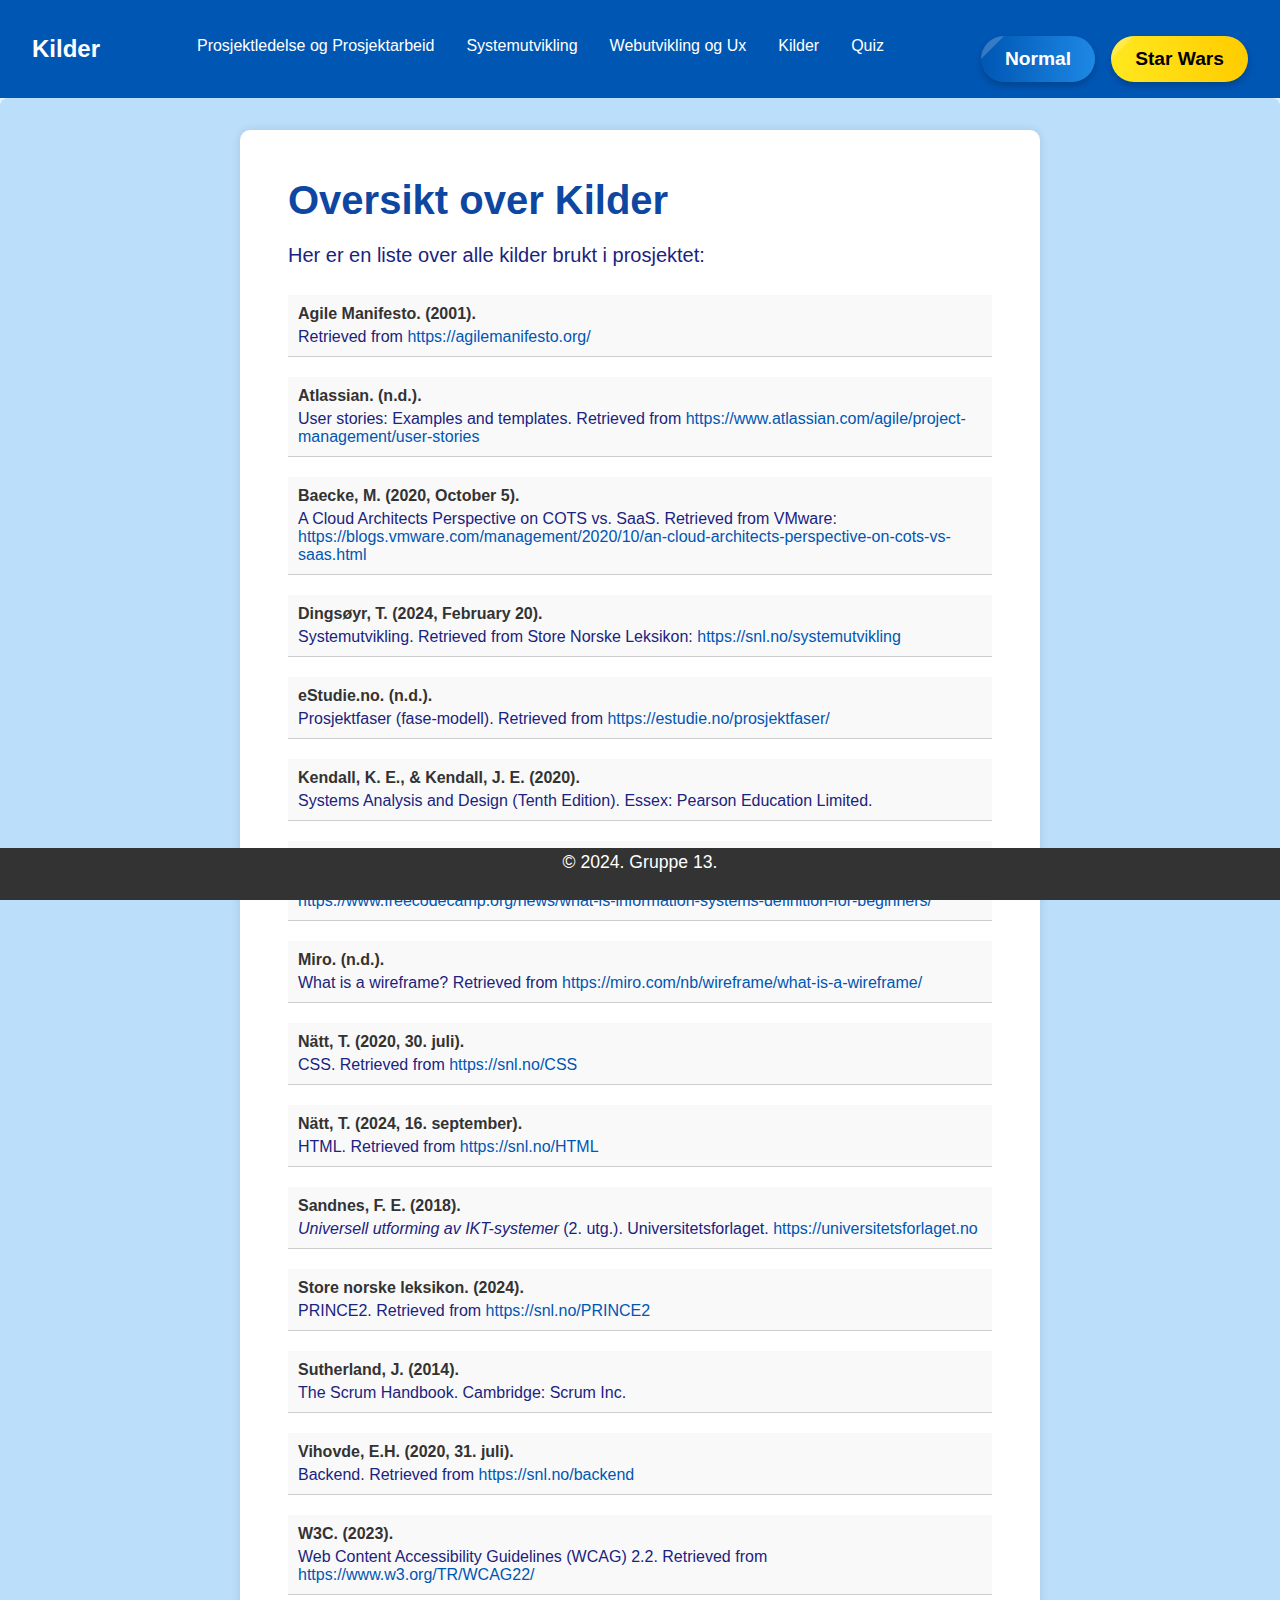
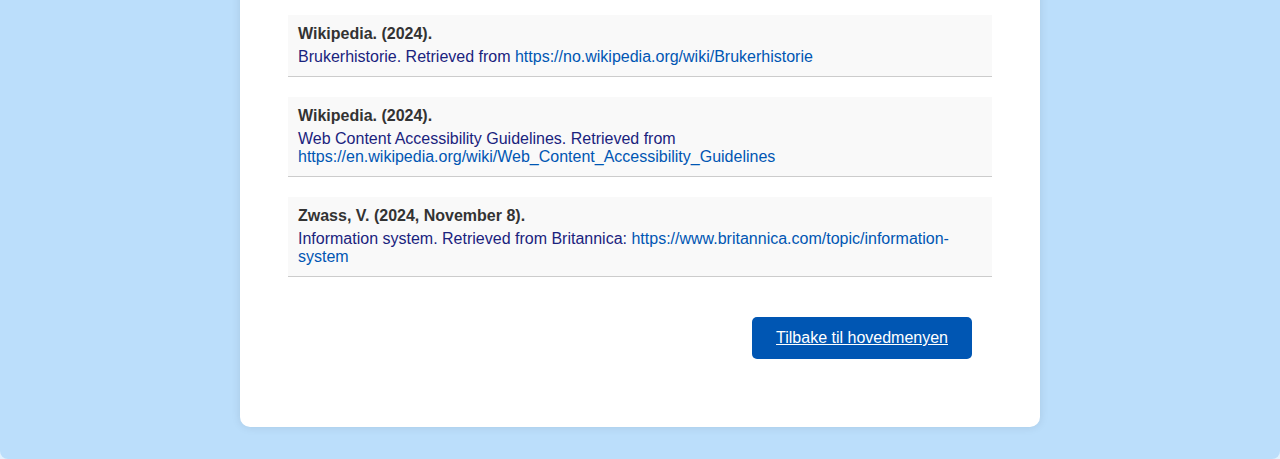
<file: html/kilder.html>
<!DOCTYPE html>
<html lang="no">
  <head>
    <meta charset="UTF-8" />
    <meta name="viewport" content="width=device-width, initial-scale=1.0" />
    <title>Fase 1: Kilder</title>
    <link rel="stylesheet" href="../css/style.css" />
    <script src="../js/scripts.js"></script>
  </head>
  <body>
    <!-- Navigasjons menyen på toppen -->
    <nav class="navbar">
      <h1 class="logo">
        <a href="../index.html" class="logo"
          >Kilder</a >
      </h1>
      <ul class="nav-menu">
        <li><a href="prosjektledelse_og_prosjektarbeid.html">Prosjektledelse og Prosjektarbeid</a></li>
        <li><a href="systemutvikling.html">Systemutvikling</a></li>
        <li><a href="webutvikling.html">Webutvikling og Ux</a></li>
        <li><a href="kilder.html">Kilder</a></li>
        <li><a href="quiz.html">Quiz</a></li>
      </ul>
      <!-- Star wars kappene -->
      <div class="theme-buttons">
        <audio
          id="lightsaberOffSound"
          src="../assets/Lightsaber off sound effects.mp3"
          preload="auto"
        ></audio>
        <audio
          id="lightsaberOnSound"
          src="../assets/Lightsaber Turn On - Sound Effect From Star Wars.mp3"
          preload="auto"
        ></audio>
        <button id="normalModeButton" class="theme-button">Normal</button>
        <button id="starWarsModeButton" class="theme-button">Star Wars</button>
      </div>
    </nav>

    <!-- Hovedinnholdet -->
    <main class="content-container">
      <section class="reading-content">
        <!--Star wars crawl animasjon, gjør at teksten blir sendt oppover som i star wars filmene. Når animasjonen er fullført vises ikke innholdet lenger.
          Blir gjort ved hjelp av CSS-->
        <div class="crawl">
          <h1>Oversikt over Kilder</h1>
          <p>Her er en liste over alle kilder brukt i prosjektet:</p>

          <!-- Kilder organisert i div class source -->
          <div class="source">
            <strong>Agile Manifesto. (2001).</strong> Retrieved from
            <a href="https://agilemanifesto.org/" target="_blank">https://agilemanifesto.org/</a>
          </div>
        
          <div class="source">
            <strong>Atlassian. (n.d.).</strong> User stories: Examples and templates. Retrieved from 
            <a href="https://www.atlassian.com/agile/project-management/user-stories" target="_blank">https://www.atlassian.com/agile/project-management/user-stories</a>
          </div>
        
          <div class="source">
            <strong>Baecke, M. (2020, October 5).</strong> A Cloud Architects Perspective on COTS vs. SaaS. Retrieved from VMware:
            <a href="https://blogs.vmware.com/management/2020/10/an-cloud-architects-perspective-on-cots-vs-saas.html" target="_blank">https://blogs.vmware.com/management/2020/10/an-cloud-architects-perspective-on-cots-vs-saas.html</a>
          </div>
        
          <div class="source">
            <strong>Dingsøyr, T. (2024, February 20).</strong> Systemutvikling. Retrieved from Store Norske Leksikon:
            <a href="https://snl.no/systemutvikling" target="_blank">https://snl.no/systemutvikling</a>
          </div>
        
          <div class="source">
            <strong>eStudie.no. (n.d.).</strong> Prosjektfaser (fase-modell). Retrieved from
            <a href="https://estudie.no/prosjektfaser/" target="_blank">https://estudie.no/prosjektfaser/</a>
          </div>
        
          <div class="source">
            <strong>Kendall, K. E., & Kendall, J. E. (2020).</strong> Systems Analysis and Design (Tenth Edition). Essex: Pearson Education Limited.
          </div>
        
          <div class="source">
            <strong>Kolade, C. (2022, September 27).</strong> What is Information Systems? Definition for Beginners. Retrieved from:
            <a href="https://www.freecodecamp.org/news/what-is-information-systems-definition-for-beginners/" target="_blank">https://www.freecodecamp.org/news/what-is-information-systems-definition-for-beginners/</a>
          </div>
        
          <div class="source">
            <strong>Miro. (n.d.).</strong> What is a wireframe? Retrieved from
            <a href="https://miro.com/nb/wireframe/what-is-a-wireframe/" target="_blank">https://miro.com/nb/wireframe/what-is-a-wireframe/</a>
          </div>
        
          <div class="source">
            <strong>Nätt, T. (2020, 30. juli).</strong> CSS. Retrieved from
            <a href="https://snl.no/CSS" target="_blank">https://snl.no/CSS</a>
          </div>
        
          <div class="source">
            <strong>Nätt, T. (2024, 16. september).</strong> HTML. Retrieved from
            <a href="https://snl.no/HTML" target="_blank">https://snl.no/HTML</a>
          </div>
        
          <div class="source">
            <strong>Sandnes, F. E. (2018).</strong>
            <em>Universell utforming av IKT-systemer</em> (2. utg.). Universitetsforlaget.
            <a href="https://universitetsforlaget.no" target="_blank">https://universitetsforlaget.no</a>
          </div>
        
          <div class="source">
            <strong>Store norske leksikon. (2024).</strong> PRINCE2. Retrieved from
            <a href="https://snl.no/PRINCE2" target="_blank">https://snl.no/PRINCE2</a>
          </div>
        
          <div class="source">
            <strong>Sutherland, J. (2014).</strong> The Scrum Handbook. Cambridge: Scrum Inc.
          </div>
        
          <div class="source">
            <strong>Vihovde, E.H. (2020, 31. juli).</strong> Backend. Retrieved from
            <a href="https://snl.no/backend" target="_blank">https://snl.no/backend</a>
          </div>
        
          <div class="source">
            <strong>W3C. (2023).</strong> Web Content Accessibility Guidelines (WCAG) 2.2. Retrieved from
            <a href="https://www.w3.org/TR/WCAG22/" target="_blank">https://www.w3.org/TR/WCAG22/</a>
          </div>
        
          <div class="source">
            <strong>Wikipedia. (2024).</strong> Brukerhistorie. Retrieved from
            <a href="https://no.wikipedia.org/wiki/Brukerhistorie" target="_blank">https://no.wikipedia.org/wiki/Brukerhistorie</a>
          </div>
        
          <div class="source">
            <strong>Wikipedia. (2024).</strong> Web Content Accessibility Guidelines. Retrieved from
            <a href="https://en.wikipedia.org/wiki/Web_Content_Accessibility_Guidelines" target="_blank">https://en.wikipedia.org/wiki/Web_Content_Accessibility_Guidelines</a>
          </div>
        
          <div class="source">
            <strong>Zwass, V. (2024, November 8).</strong> Information system. Retrieved from Britannica:
            <a href="https://www.britannica.com/topic/information-system" target="_blank">https://www.britannica.com/topic/information-system</a>
          </div>
        </div>

          <div class="next-page-container">
            <a href="/index.html" class="button">Tilbake til hovedmenyen</a>
          </div>
        </div>
      </section>
    </main>

    <!-- Footer -->
    <footer>
      <p class="footer">&copy; 2024. Gruppe 13.</p>
    </footer>
  </body>
</html>
</file>
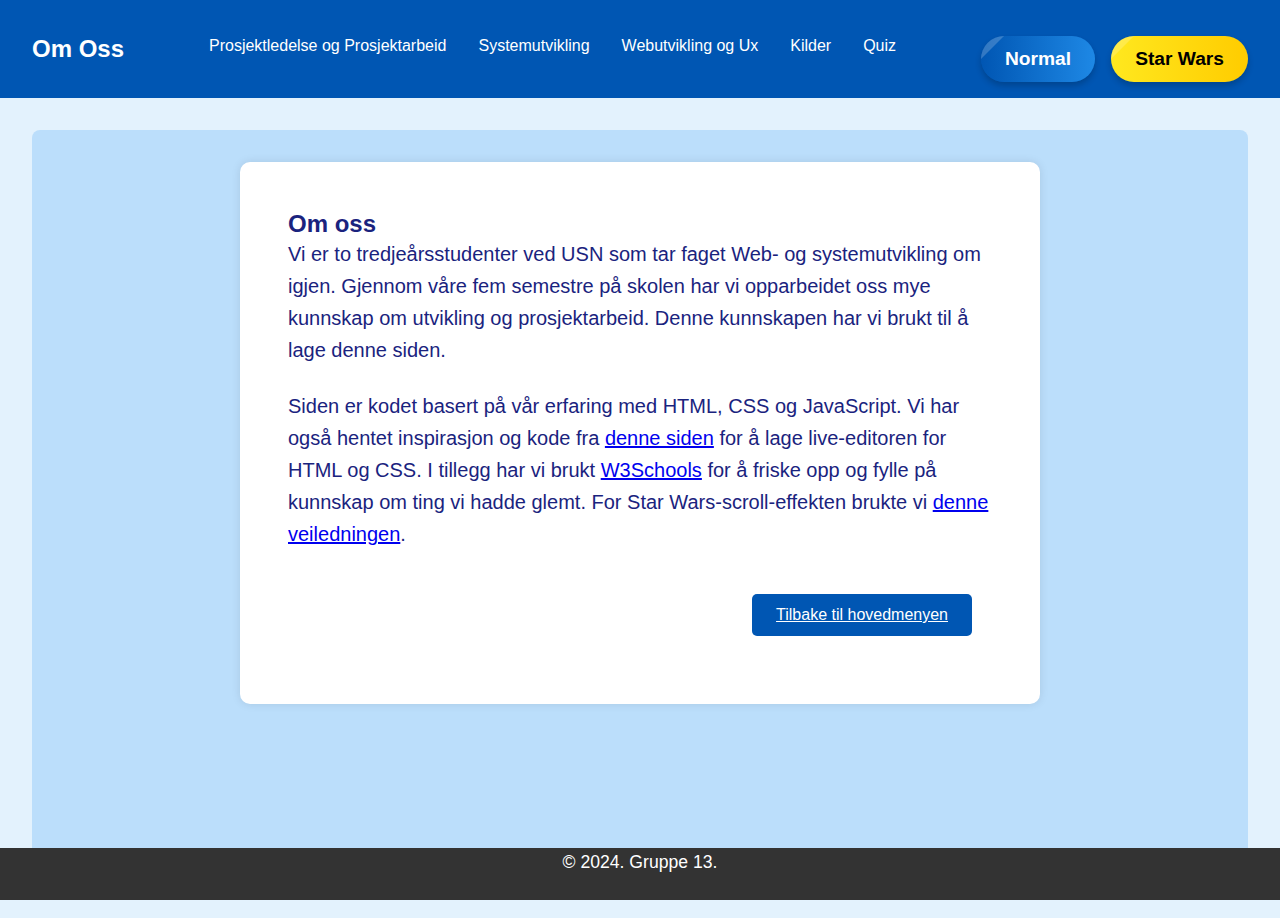
<file: html/Om_oss.html>
<!DOCTYPE html>
<html lang="no">
  <head>
    <meta charset="UTF-8" />
    <meta name="viewport" content="width=device-width, initial-scale=1.0" />
    <title>Om oss</title>
    <link rel="stylesheet" href="../css/style.css" />
    <script src="../js/scripts.js"></script>
  </head>
  <body>
    <!-- Navigasjons menyen på toppen -->
    <nav class="navbar">
      <h1 class="logo">
        <a href="../index.html" class="logo"
          >Om Oss</a >
      </h1>
      <ul class="nav-menu">
        <li><a href="prosjektledelse_og_prosjektarbeid.html">Prosjektledelse og Prosjektarbeid</a></li>
        <li><a href="systemutvikling.html">Systemutvikling</a></li>
        <li><a href="webutvikling.html">Webutvikling og Ux</a></li>
        <li><a href="kilder.html">Kilder</a></li>
        <li><a href="quiz.html">Quiz</a></li>
      </ul>
      <!-- Star wars kappene -->
      <div class="theme-buttons">
        <audio
          id="lightsaberOffSound"
          src="../assets/Lightsaber off sound effects.mp3"
          preload="auto"
        ></audio>
        <audio
          id="lightsaberOnSound"
          src="../assets/Lightsaber Turn On - Sound Effect From Star Wars.mp3"
          preload="auto"
        ></audio>
        <button id="normalModeButton" class="theme-button">Normal</button>
        <button id="starWarsModeButton" class="theme-button">Star Wars</button>
      </div>
    </nav>

   <!-- Hovedinnholdet -->
<div class="main-container">
  <main class="content-container">
    <section class="reading-content">
      <!-- Star Wars crawl-animasjon -->
      <div class="crawl">
        <h2>Om oss</h2>
        <p>
          Vi er to tredjeårsstudenter ved USN som tar faget Web- og systemutvikling om igjen. Gjennom våre fem semestre på skolen har vi opparbeidet oss mye kunnskap om utvikling og prosjektarbeid. Denne kunnskapen har vi brukt til å lage denne siden.
        </p>
        <p>
          Siden er kodet basert på vår erfaring med HTML, CSS og JavaScript. Vi har også hentet inspirasjon og kode fra
          <a
            href="https://www.geeksforgeeks.org/how-to-make-live-coding-editor-using-html-css-and-javascript/"
            target="_blank"
            >denne siden</a
          >
          for å lage live-editoren for HTML og CSS. I tillegg har vi brukt
          <a href="https://www.w3schools.com/" target="_blank"
            >W3Schools</a
          >
          for å friske opp og fylle på kunnskap om ting vi hadde glemt. For Star Wars-scroll-effekten brukte vi
          <a href="https://css-tricks.com/snippets/css/star-wars-crawl-text/" target="_blank"
            >denne veiledningen</a
          >.
        </p>
        <div class="next-page-container">
          <a href="../index.html" class="button">Tilbake til hovedmenyen</a>
        </div>
      </div>
    </section>
  </main>
    </div>
    <!-- Footer -->
    <footer>
      <p class="footer">&copy; 2024. Gruppe 13.</p>
    </footer>
  </body>
</html>
</file>
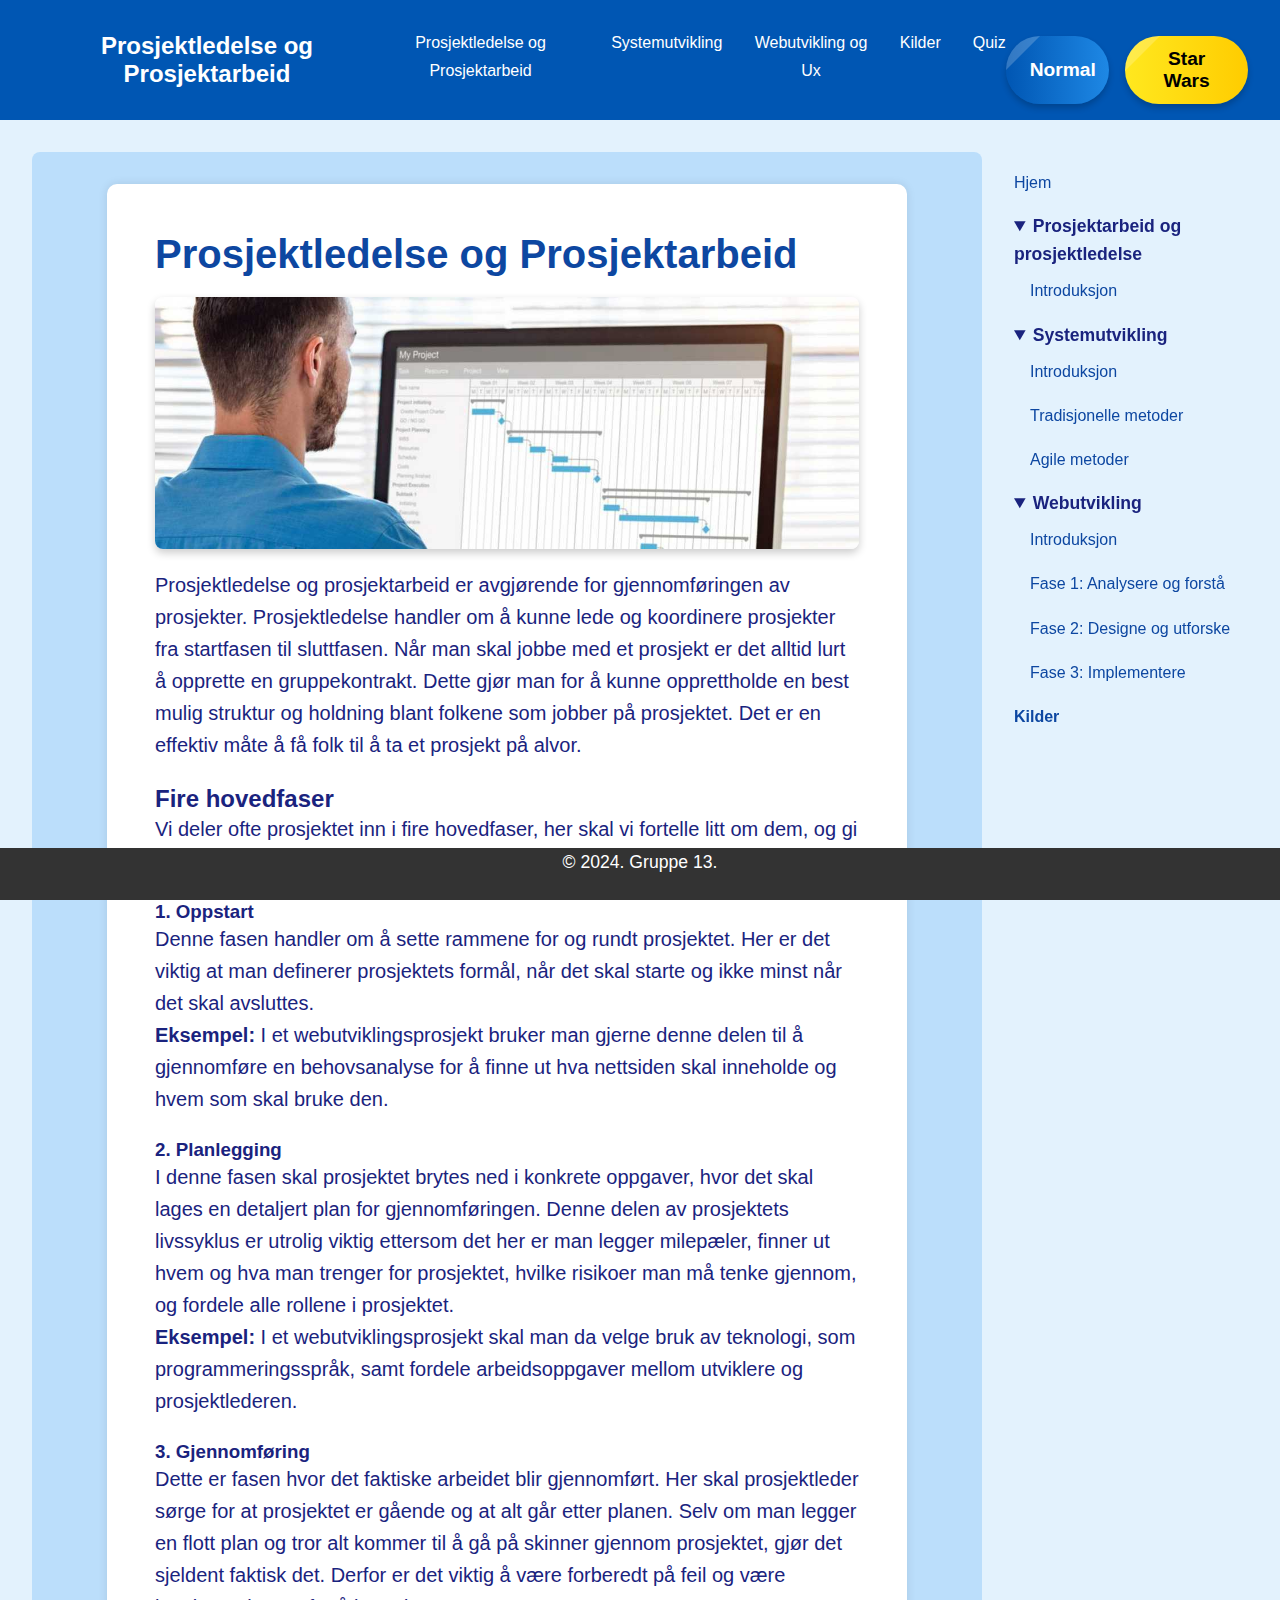
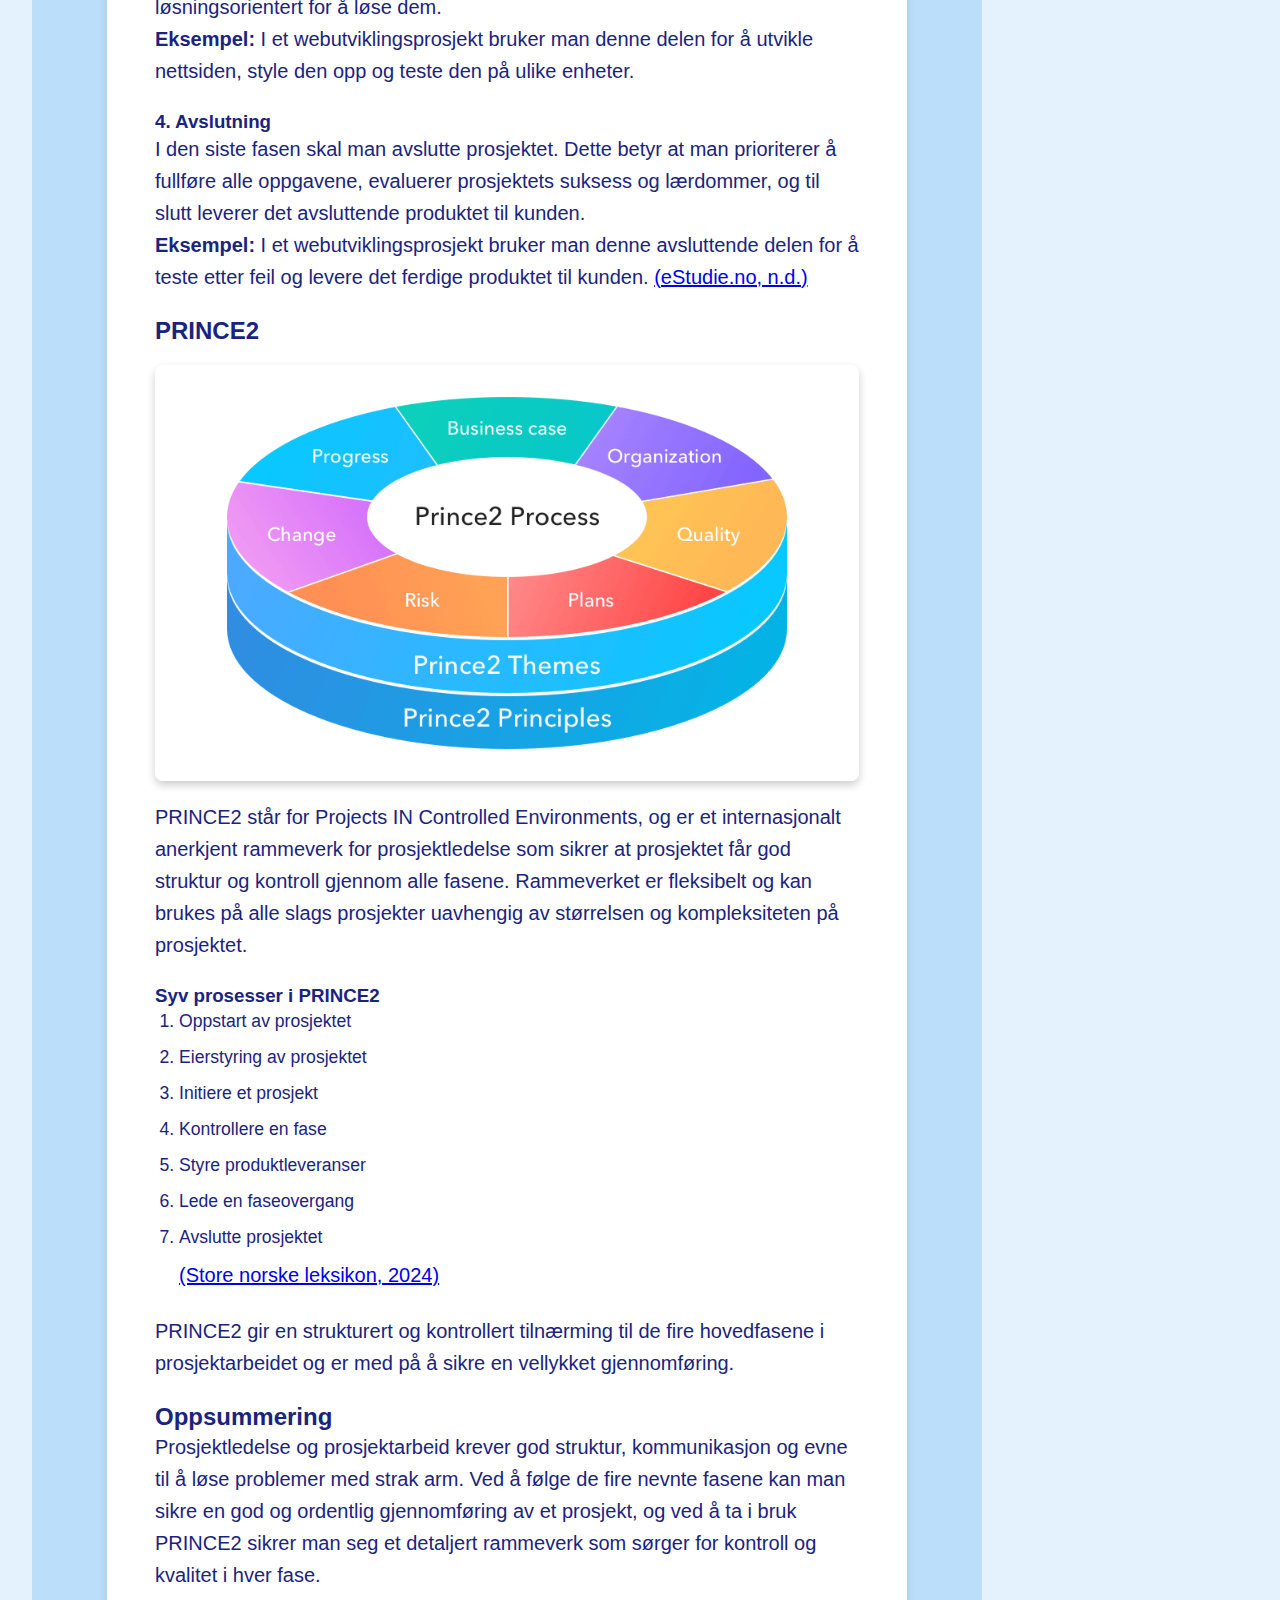
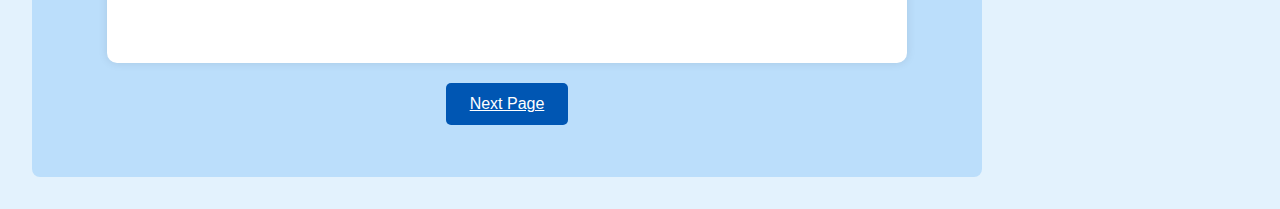
<file: html/prosjektledelse_og_prosjektarbeid.html>
<!DOCTYPE html>
<html lang="no">
  <head>
    <meta charset="UTF-8" />
    <meta name="viewport" content="width=device-width, initial-scale=1.0" />
    <title>Prosjektledelse og Prosjektarbeid</title>
    <link rel="stylesheet" href="../css/style.css" />
    <script src="../js/scripts.js"></script>
  </head>
  <body>
    <!-- Navigasjons menyen på toppen -->
    <nav class="navbar">
      <h1 class="logo">
        <a href="../index.html" class="logo"
          >Prosjektledelse og Prosjektarbeid</a
        >
      </h1>
      <ul class="nav-menu">
        <li><a href="prosjektledelse_og_prosjektarbeid.html">Prosjektledelse og Prosjektarbeid</a></li>
        <li><a href="systemutvikling.html">Systemutvikling</a></li>
        <li><a href="webutvikling.html">Webutvikling og Ux</a></li>
        <li><a href="kilder.html">Kilder</a></li>
        <li><a href="quiz.html">Quiz</a></li>
      </ul>
      <!-- Star wars kappene -->
      <div class="theme-buttons">
        <audio
          id="lightsaberOffSound"
          src="../assets/Lightsaber off sound effects.mp3"
          preload="auto"
        ></audio>
        <audio
          id="lightsaberOnSound"
          src="../assets/Lightsaber Turn On - Sound Effect From Star Wars.mp3"
          preload="auto"
        ></audio>
        <button id="normalModeButton" class="theme-button">Normal</button>
        <button id="starWarsModeButton" class="theme-button">Star Wars</button>
      </div>
    </nav>

    <!-- Hovedinnholdet -->
    <div class="main-container">
      <main class="content-container">
        <section class="reading-content">
          <!--Star wars crawl animasjon, gjør at teksten blir sendt oppover som i star wars filmene. Når animasjonen er fullført vises ikke innholdet lenger.
          Blir gjort ved hjelp av CSS-->
          <div class="crawl">
            <h1>Prosjektledelse og Prosjektarbeid</h1>
            <img
              src="../assets/prosjektled.jpg"
              alt="Illustrasjon av prosjekt"
              class="pro-bilde"
            />
            <p>
              Prosjektledelse og prosjektarbeid er avgjørende for
              gjennomføringen av prosjekter. Prosjektledelse handler om å kunne
              lede og koordinere prosjekter fra startfasen til sluttfasen. Når
              man skal jobbe med et prosjekt er det alltid lurt å opprette en
              gruppekontrakt. Dette gjør man for å kunne opprettholde en best
              mulig struktur og holdning blant folkene som jobber på prosjektet.
              Det er en effektiv måte å få folk til å ta et prosjekt på alvor.
            </p>

            <h2>Fire hovedfaser</h2>
            <p>
              Vi deler ofte prosjektet inn i fire hovedfaser, her skal vi
              fortelle litt om dem, og gi et eksempel for et
              webutviklingsprosjekt.
            </p>
            <h3>1. Oppstart</h3>
            <p>
              Denne fasen handler om å sette rammene for og rundt prosjektet.
              Her er det viktig at man definerer prosjektets formål, når det
              skal starte og ikke minst når det skal avsluttes.
              <br /><strong>Eksempel:</strong> I et webutviklingsprosjekt bruker
              man gjerne denne delen til å gjennomføre en behovsanalyse for å
              finne ut hva nettsiden skal inneholde og hvem som skal bruke den.
            </p>
            <h3>2. Planlegging</h3>
            <p>
              I denne fasen skal prosjektet brytes ned i konkrete oppgaver, hvor
              det skal lages en detaljert plan for gjennomføringen. Denne delen
              av prosjektets livssyklus er utrolig viktig ettersom det her er
              man legger milepæler, finner ut hvem og hva man trenger for
              prosjektet, hvilke risikoer man må tenke gjennom, og fordele alle
              rollene i prosjektet.
              <br /><strong>Eksempel:</strong> I et webutviklingsprosjekt skal
              man da velge bruk av teknologi, som programmeringsspråk, samt
              fordele arbeidsoppgaver mellom utviklere og prosjektlederen.
            </p>
            <h3>3. Gjennomføring</h3>
            <p>
              Dette er fasen hvor det faktiske arbeidet blir gjennomført. Her
              skal prosjektleder sørge for at prosjektet er gående og at alt går
              etter planen. Selv om man legger en flott plan og tror alt kommer
              til å gå på skinner gjennom prosjektet, gjør det sjeldent faktisk
              det. Derfor er det viktig å være forberedt på feil og være
              løsningsorientert for å løse dem.
              <br /><strong>Eksempel:</strong> I et webutviklingsprosjekt bruker
              man denne delen for å utvikle nettsiden, style den opp og teste
              den på ulike enheter.
            </p>
            <h3>4. Avslutning</h3>
            <p>
              I den siste fasen skal man avslutte prosjektet. Dette betyr at man
              prioriterer å fullføre alle oppgavene, evaluerer prosjektets
              suksess og lærdommer, og til slutt leverer det avsluttende
              produktet til kunden.
              <br /><strong>Eksempel:</strong> I et webutviklingsprosjekt bruker
              man denne avsluttende delen for å teste etter feil og levere det
              ferdige produktet til kunden.
              <a href="kilder.html">(eStudie.no, n.d.)</a>
            </p>

            <h2>PRINCE2</h2>
            <img
              src="../assets/prince2.png"
              alt="Illustrasjon av prince2"
              class="prince2-bilde"
            />
            <p>
              PRINCE2 står for Projects IN Controlled Environments, og er et
              internasjonalt anerkjent rammeverk for prosjektledelse som sikrer
              at prosjektet får god struktur og kontroll gjennom alle fasene.
              Rammeverket er fleksibelt og kan brukes på alle slags prosjekter
              uavhengig av størrelsen og kompleksiteten på prosjektet.
            </p>
            <h3>Syv prosesser i PRINCE2</h3>
            <ol>
              <li>Oppstart av prosjektet</li>
              <li>Eierstyring av prosjektet</li>
              <li>Initiere et prosjekt</li>
              <li>Kontrollere en fase</li>
              <li>Styre produktleveranser</li>
              <li>Lede en faseovergang</li>
              <li>Avslutte prosjektet</li>
              <p>
                <a href="kilder.html">(Store norske leksikon, 2024)</a>
              </p>
            </ol>
            <p>
              PRINCE2 gir en strukturert og kontrollert tilnærming til de fire
              hovedfasene i prosjektarbeidet og er med på å sikre en vellykket
              gjennomføring.
            </p>

            <h2>Oppsummering</h2>
            <p>
              Prosjektledelse og prosjektarbeid krever god struktur,
              kommunikasjon og evne til å løse problemer med strak arm. Ved å
              følge de fire nevnte fasene kan man sikre en god og ordentlig
              gjennomføring av et prosjekt, og ved å ta i bruk PRINCE2 sikrer
              man seg et detaljert rammeverk som sørger for kontroll og kvalitet
              i hver fase.
            </p>
          </div>
        </section>
        <div class="next-page-container">
          <a href="systemutvikling.html" class="button">Next Page</a>
        </div>
      </main>

      <!-- Navigasjons menyen til høyre -->
      <aside class="side-nav">
        <ul>
          <li><a href="../index.html">Hjem</a></li>
          <li>
            <details open="">
              <summary class="summary">
                Prosjektarbeid og prosjektledelse
              </summary>
              <ul>
                <li>
                  <a href="prosjektledelse_og_prosjektarbeid.html"
                    >Introduksjon</a
                  >
                </li>
              </ul>
            </details>
          </li>
          <li>
            <details open="">
              <summary class="summary">Systemutvikling</summary>
              <ul>
                <li><a href="systemutvikling.html">Introduksjon</a></li>
                <li>
                  <a href="tradisjonelle_metoder.html"
                    >Tradisjonelle metoder</a
                  >
                </li>
                <li><a href="agile_metoder.html">Agile metoder</a></li>
              </ul>
            </details>
          </li>
          <li>
            <details open="">
              <summary class="summary">Webutvikling</summary>
              <ul>
                <li><a href="webutvikling.html">Introduksjon</a></li>
                <li>
                  <a href="fase1.html">Fase 1: Analysere og forstå</a>
                </li>
                <li>
                  <a href="fase2.html">Fase 2: Designe og utforske</a>
                </li>
                <li><a href="fase3.html">Fase 3: Implementere</a></li>
              </ul>
            </details>
          </li>
          <li>
            <a href="kilder.html"><strong>Kilder</strong></a>
          </li>
        </ul>
      </aside>
    </div>

    <!-- Footer -->
    <footer>
      <p class="footer">&copy; 2024. Gruppe 13.</p>
    </footer>
  </body>
</html>
</file>
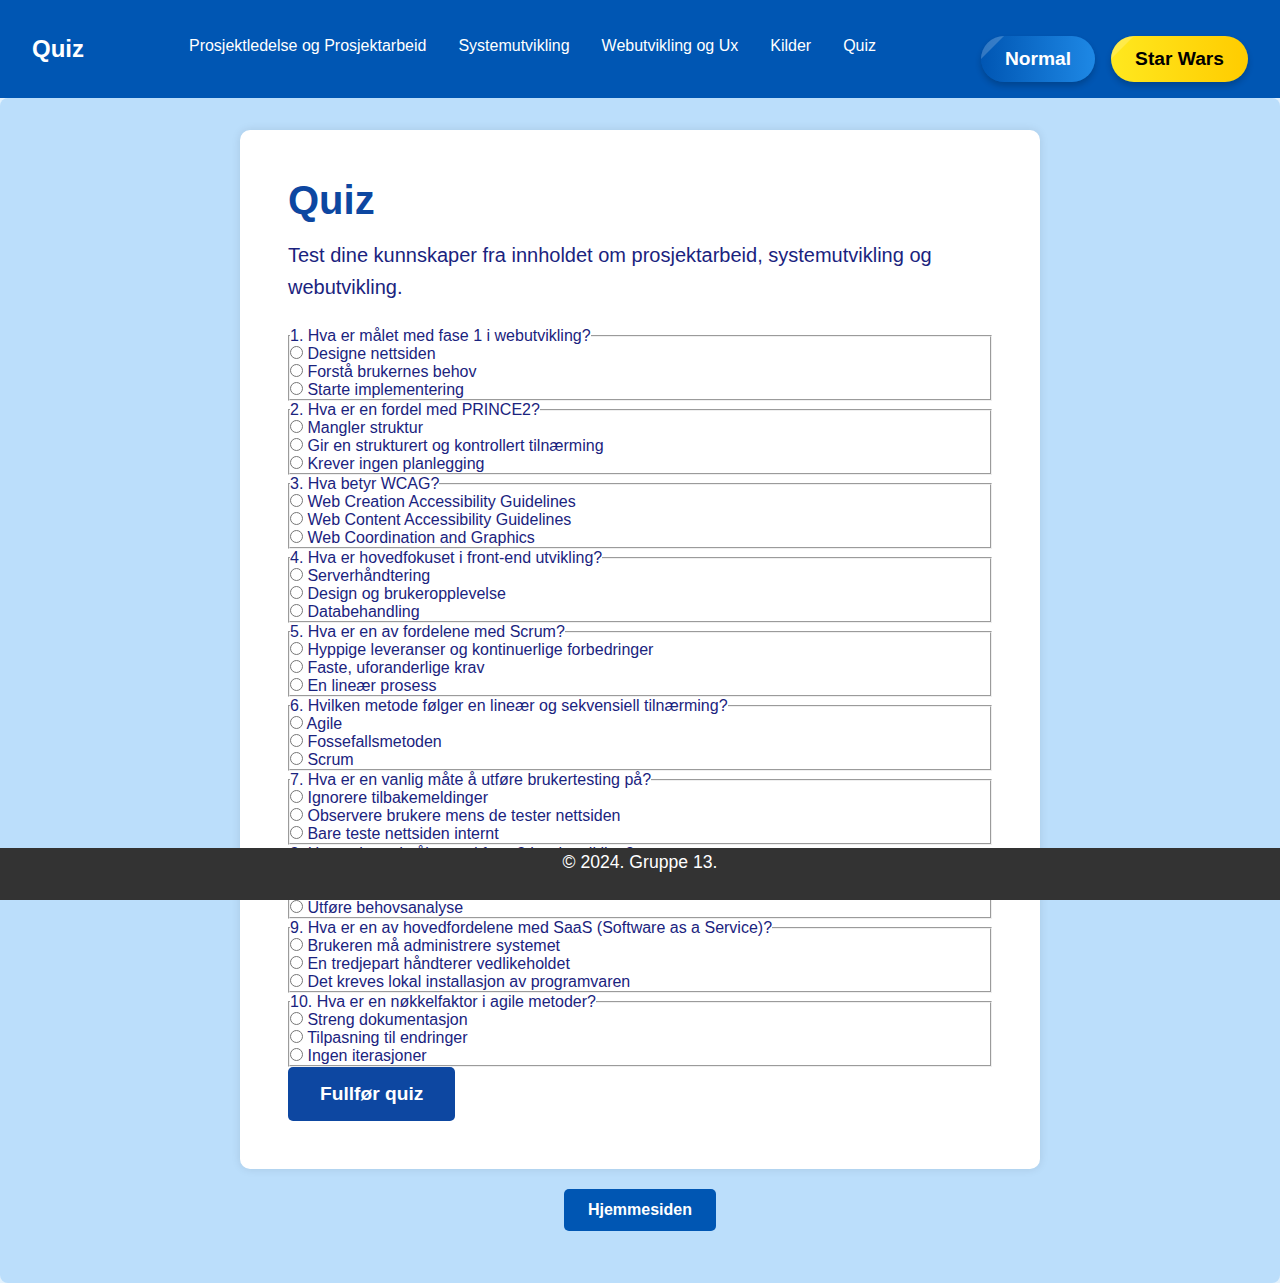
<file: html/quiz.html>
<!DOCTYPE html>
<html lang="no">
  <head>
    <meta charset="UTF-8" />
    <meta name="viewport" content="width=device-width, initial-scale=1.0" />
    <title>Quiz</title>
    <link rel="stylesheet" href="../css/style.css" />
    <script src="../js/scripts.js" defer></script>
  </head>
  <body>
    <!-- Navigasjonsmeny -->
    <nav class="navbar">
      <h1 class="logo">
        <a href="../index.html" class="logo"
          >Quiz</a >
      </h1>
      <ul class="nav-menu">
        <li><a href="prosjektledelse_og_prosjektarbeid.html">Prosjektledelse og Prosjektarbeid</a></li>
        <li><a href="systemutvikling.html">Systemutvikling</a></li>
        <li><a href="webutvikling.html">Webutvikling og Ux</a></li>
        <li><a href="kilder.html">Kilder</a></li>
        <li><a href="quiz.html">Quiz</a></li>
      </ul>
      <!-- Star wars kappene -->
      <div class="theme-buttons">
        <audio
          id="lightsaberOffSound"
          src="../assets/Lightsaber off sound effects.mp3"
          preload="auto"
        ></audio>
        <audio
          id="lightsaberOnSound"
          src="../assets/Lightsaber Turn On - Sound Effect From Star Wars.mp3"
          preload="auto"
        ></audio>
        <button id="normalModeButton" class="theme-button">Normal</button>
        <button id="starWarsModeButton" class="theme-button">Star Wars</button>
      </div>
    </nav>

    <!-- Hovedinnhold -->
    <main class="content-container">
      <!--Viser resultatet av quizen på toppen av siden-->
      <section id="quiz-result" class="reading-content" style="display: none">
        <h2>Resultat</h2>
        <p id="score">Du fikk <span id="score-value"></span> av 10 riktige.</p>
        <button type="button" id="reset-quiz" class="reset-quiz">
          Tilbakestill spørsmål
        </button>
      </section>
      <section class="reading-content">
        <!--Star wars crawl animasjon, gjør at teksten blir sendt oppover som i star wars filmene. Når animasjonen er fullført vises ikke innholdet lenger.
          Blir gjort ved hjelp av CSS-->
        <div class="crawl">
          <h1>Quiz</h1>
          <p>Test dine kunnskaper fra innholdet om prosjektarbeid, systemutvikling og webutvikling.</p>

          <!-- Quiz, 3 svar alternativer. 1 riktig svar  -->
          <form id="quiz-form">
            <!-- Spørsmål 1 -->
            <fieldset>
              <legend>1. Hva er målet med fase 1 i webutvikling?</legend>
              <label for="q1-a"><input type="radio" id="q1-a" name="q1" value="0" /> Designe nettsiden</label><br />
              <label for="q1-b"><input type="radio" id="q1-b" name="q1" value="1" /> Forstå brukernes behov</label><br />
              <label for="q1-c"><input type="radio" id="q1-c" name="q1" value="0" /> Starte implementering</label><br />
            </fieldset>

            <!-- Spørsmål 2 -->
            <fieldset>
              <legend>2. Hva er en fordel med PRINCE2?</legend>
              <label for="q2-a"><input type="radio" id="q2-a" name="q2" value="0" /> Mangler struktur</label><br />
              <label for="q2-b"><input type="radio" id="q2-b" name="q2" value="1" /> Gir en strukturert og kontrollert tilnærming</label><br />
              <label for="q2-c"><input type="radio" id="q2-c" name="q2" value="0" /> Krever ingen planlegging</label><br />
            </fieldset>

            <!-- Spørsmål 3 -->
            <fieldset>
              <legend>3. Hva betyr WCAG?</legend>
              <label for="q3-a"><input type="radio" id="q3-a" name="q3" value="0" /> Web Creation Accessibility Guidelines</label><br />
              <label for="q3-b"><input type="radio" id="q3-b" name="q3" value="1" /> Web Content Accessibility Guidelines</label><br />
              <label for="q3-c"><input type="radio" id="q3-c" name="q3" value="0" /> Web Coordination and Graphics</label><br />
            </fieldset>

            <!-- Spørsmål 4 -->
            <fieldset>
              <legend>4. Hva er hovedfokuset i front-end utvikling?</legend>
              <label for="q4-a"><input type="radio" id="q4-a" name="q4" value="0" /> Serverhåndtering</label><br />
              <label for="q4-b"><input type="radio" id="q4-b" name="q4" value="1" /> Design og brukeropplevelse</label><br />
              <label for="q4-c"><input type="radio" id="q4-c" name="q4" value="0" /> Databehandling</label><br />
            </fieldset>

            <!-- Spørsmål 5 -->
            <fieldset>
              <legend>5. Hva er en av fordelene med Scrum?</legend>
              <label for="q5-a"><input type="radio" id="q5-a" name="q5" value="1" /> Hyppige leveranser og kontinuerlige forbedringer</label><br />
              <label for="q5-b"><input type="radio" id="q5-b" name="q5" value="0" /> Faste, uforanderlige krav</label><br />
              <label for="q5-c"><input type="radio" id="q5-c" name="q5" value="0" /> En lineær prosess</label><br />
            </fieldset>

            <!-- Spørsmål 6 -->
            <fieldset>
              <legend>6. Hvilken metode følger en lineær og sekvensiell tilnærming?</legend>
              <label for="q6-a"><input type="radio" id="q6-a" name="q6" value="0" /> Agile</label><br />
              <label for="q6-b"><input type="radio" id="q6-b" name="q6" value="1" /> Fossefallsmetoden</label><br />
              <label for="q6-c"><input type="radio" id="q6-c" name="q6" value="0" /> Scrum</label><br />
            </fieldset>

            <!-- Spørsmål 7 -->
            <fieldset>
              <legend>7. Hva er en vanlig måte å utføre brukertesting på?</legend>
              <label for="q7-a"><input type="radio" id="q7-a" name="q7" value="0" /> Ignorere tilbakemeldinger</label><br />
              <label for="q7-b"><input type="radio" id="q7-b" name="q7" value="1" /> Observere brukere mens de tester nettsiden</label><br />
              <label for="q7-c"><input type="radio" id="q7-c" name="q7" value="0" /> Bare teste nettsiden internt</label><br />
            </fieldset>

            <!-- Spørsmål 8 -->
            <fieldset>
              <legend>8. Hva er hovedmålet med fase 3 i webutvikling?</legend>
              <label for="q8-a"><input type="radio" id="q8-a" name="q8" value="1" /> Implementere og virkeliggjøre prosjektet</label><br />
              <label for="q8-b"><input type="radio" id="q8-b" name="q8" value="0" /> Utføre brukertesting</label><br />
              <label for="q8-c"><input type="radio" id="q8-c" name="q8" value="0" /> Utføre behovsanalyse</label><br />
            </fieldset>

            <!-- Spørsmål 9 -->
            <fieldset>
              <legend>9. Hva er en av hovedfordelene med SaaS (Software as a Service)?</legend>
              <label for="q9-a"><input type="radio" id="q9-a" name="q9" value="0" /> Brukeren må administrere systemet</label><br />
              <label for="q9-b"><input type="radio" id="q9-b" name="q9" value="1" /> En tredjepart håndterer vedlikeholdet</label><br />
              <label for="q9-c"><input type="radio" id="q9-c" name="q9" value="0" /> Det kreves lokal installasjon av programvaren</label><br />
            </fieldset>

            <!-- Spørsmål 10 -->
            <fieldset>
              <legend>10. Hva er en nøkkelfaktor i agile metoder?</legend>
              <label for="q10-a"><input type="radio" id="q10-a" name="q10" value="0" /> Streng dokumentasjon</label><br />
              <label for="q10-b"><input type="radio" id="q10-b" name="q10" value="1" /> Tilpasning til endringer</label><br />
              <label for="q10-c"><input type="radio" id="q10-c" name="q10" value="0" /> Ingen iterasjoner</label><br />
            </fieldset>

            <button type="button" id="submit-quiz" class="submit-quiz">
              Fullfør quiz
            </button>
          </form>
        </section>
        <div class="next-page-container">
          <a href="../index.html" class="next-button">Hjemmesiden</a>
        </div>
  
       
      </main>

    <!-- Footer -->
    <footer>
      <p class="footer">&copy; 2024. Gruppe 13.</p>
    </footer>
  </body>
</html>
</file>
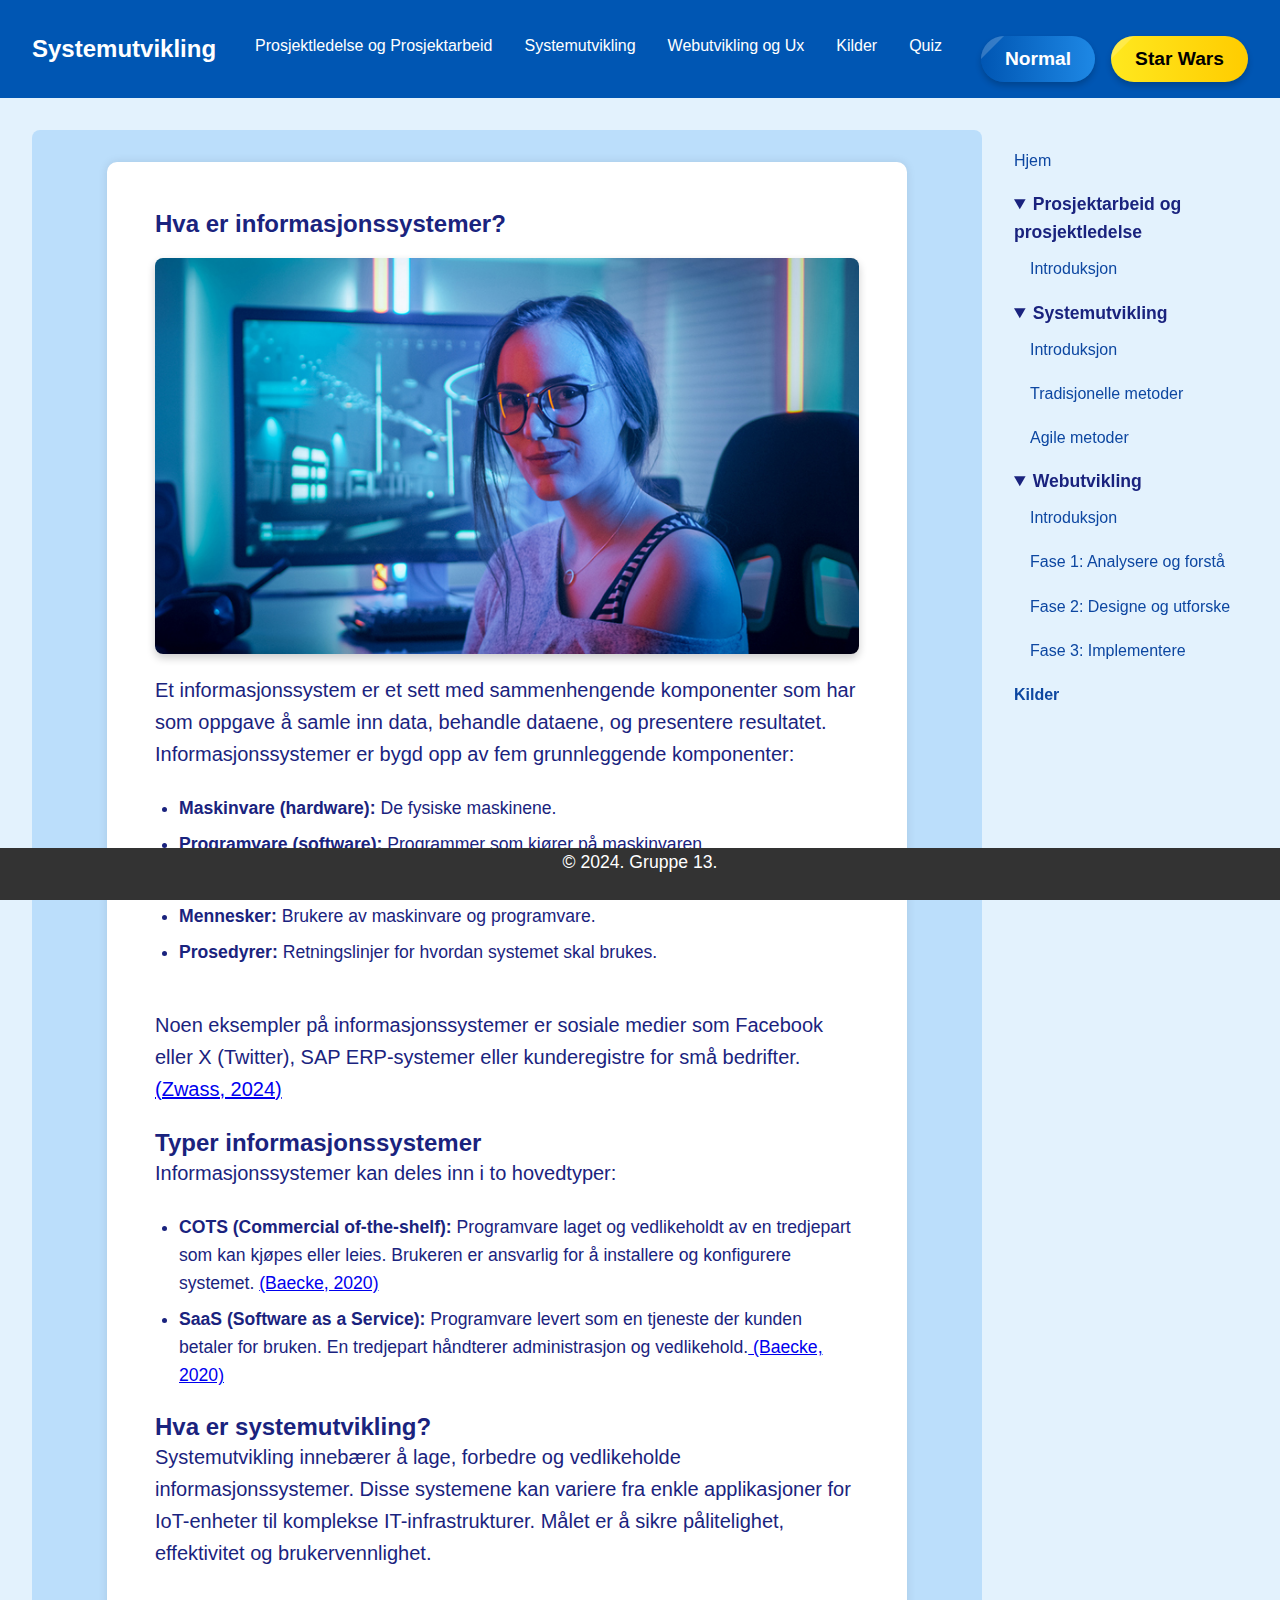
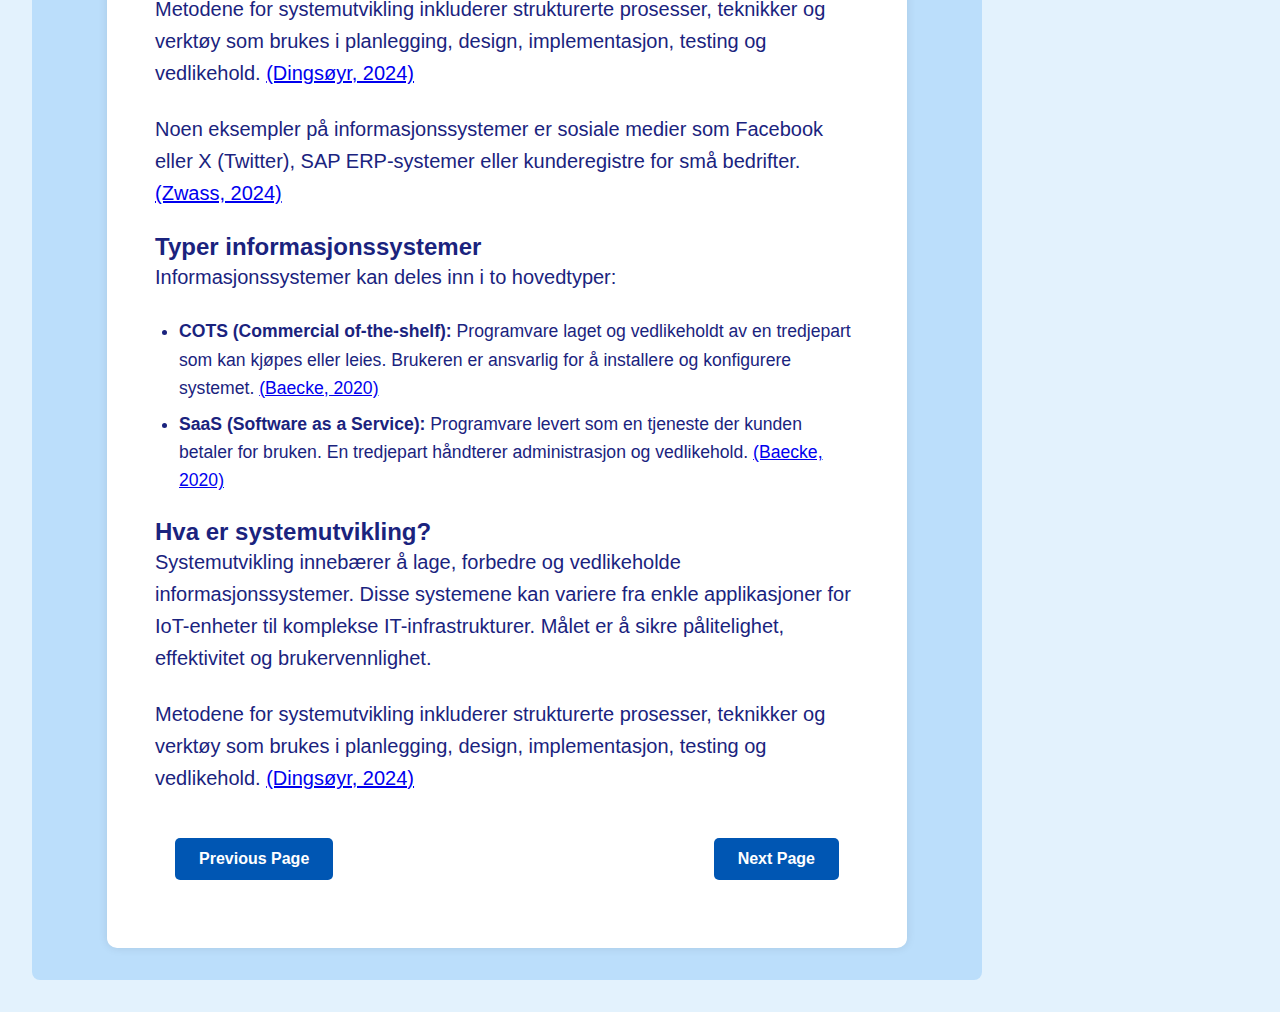
<file: html/systemutvikling.html>
<!DOCTYPE html>
<html lang="no">
  <head>
    <meta charset="UTF-8" />
    <meta name="viewport" content="width=device-width, initial-scale=1.0" />
    <title>Systemutvikling</title>
    <link rel="stylesheet" href="../css/style.css" />
    <script src="../js/scripts.js"></script>
  </head>
  <body>
    <!-- Navigasjons menyen på toppen-->
    <nav class="navbar">
      <h1 class="logo">
        <a href="../index.html" class="logo"
          >Systemutvikling</a >
      </h1>
      <ul class="nav-menu">
        <li><a href="prosjektledelse_og_prosjektarbeid.html">Prosjektledelse og Prosjektarbeid</a></li>
        <li><a href="systemutvikling.html">Systemutvikling</a></li>
        <li><a href="webutvikling.html">Webutvikling og Ux</a></li>
        <li><a href="kilder.html">Kilder</a></li>
        <li><a href="quiz.html">Quiz</a></li>
      </ul>
      <!-- Star wars kappene -->
      <div class="theme-buttons">
        <audio
          id="lightsaberOffSound"
          src="../assets/Lightsaber off sound effects.mp3"
          preload="auto"
        ></audio>
        <audio
          id="lightsaberOnSound"
          src="../assets/Lightsaber Turn On - Sound Effect From Star Wars.mp3"
          preload="auto"
        ></audio>
        <button id="normalModeButton" class="theme-button">Normal</button>
        <button id="starWarsModeButton" class="theme-button">Star Wars</button>
      </div>
    </nav>

    <!-- Hovedinnholdet -->
    <div class="main-container">
      <main class="content-container">
        <section class="reading-content">
          <!--Star wars crawl animasjon, gjør at teksten blir sendt oppover som i star wars filmene. Når animasjonen er fullført vises ikke innholdet lenger.
          Blir gjort ved hjelp av CSS-->
          <div class="crawl">
            <h2>Hva er informasjonssystemer?</h2>
            <img
              src="../assets/informasjonssystemer.jpg"
              alt="Illustrasjon av infosys"
              class="infosys-bilde"
            />
            <p>
              Et informasjonssystem er et sett med sammenhengende komponenter
              som har som oppgave å samle inn data, behandle dataene, og
              presentere resultatet. Informasjonssystemer er bygd opp av fem
              grunnleggende komponenter:
            </p>
            <ul>
              <li>
                <strong>Maskinvare (hardware):</strong> De fysiske maskinene.
              </li>
              <li>
                <strong>Programvare (software):</strong> Programmer som kjører
                på maskinvaren.
              </li>
              <li>
                <strong>Data:</strong> Informasjon som blir brukt av maskinvare
                og programvare.
              </li>
              <li>
                <strong>Mennesker:</strong> Brukere av maskinvare og
                programvare.
              </li>
              <li>
                <strong>Prosedyrer:</strong> Retningslinjer for hvordan systemet
                skal brukes.
              </li>
            </ul>
            <br />
            <p>
              Noen eksempler på informasjonssystemer er sosiale medier som
              Facebook eller X (Twitter), SAP ERP-systemer eller kunderegistre
              for små bedrifter. <a href="kilder.html">(Zwass, 2024)</a>
            </p>

            <h2>Typer informasjonssystemer</h2>
            <p>Informasjonssystemer kan deles inn i to hovedtyper:</p>
            <ul>
              <li>
                <strong>COTS (Commercial of-the-shelf):</strong> Programvare
                laget og vedlikeholdt av en tredjepart som kan kjøpes eller
                leies. Brukeren er ansvarlig for å installere og konfigurere
                systemet.
                <a href="kilder.html">(Baecke, 2020)</a>
              </li>
              <li>
                <strong>SaaS (Software as a Service):</strong> Programvare
                levert som en tjeneste der kunden betaler for bruken. En
                tredjepart håndterer administrasjon og vedlikehold.<a
                  href="kilder.html"
                >
                  (Baecke, 2020)</a
                >
              </li>
            </ul>

            <h2>Hva er systemutvikling?</h2>
            <p>
              Systemutvikling innebærer å lage, forbedre og vedlikeholde
              informasjonssystemer. Disse systemene kan variere fra enkle
              applikasjoner for IoT-enheter til komplekse IT-infrastrukturer.
              Målet er å sikre pålitelighet, effektivitet og brukervennlighet.
            </p>
            <p>
              Metodene for systemutvikling inkluderer strukturerte prosesser,
              teknikker og verktøy som brukes i planlegging, design,
              implementasjon, testing og vedlikehold.
              <a href="kilder.html">(Dingsøyr, 2024)</a>
            </p>
            <p>
              Noen eksempler på informasjonssystemer er sosiale medier som
              Facebook eller X (Twitter), SAP ERP-systemer eller kunderegistre
              for små bedrifter. <a href="kilder.html">(Zwass, 2024)</a>
            </p>

            <h2>Typer informasjonssystemer</h2>
            <p>Informasjonssystemer kan deles inn i to hovedtyper:</p>
            <ul>
              <li>
                <strong>COTS (Commercial of-the-shelf):</strong> Programvare
                laget og vedlikeholdt av en tredjepart som kan kjøpes eller
                leies. Brukeren er ansvarlig for å installere og konfigurere
                systemet.
                <a href="kilder.html">(Baecke, 2020)</a>
              </li>
              <li>
                <strong>SaaS (Software as a Service):</strong> Programvare
                levert som en tjeneste der kunden betaler for bruken. En
                tredjepart håndterer administrasjon og vedlikehold.
                <a href="kilder.html">(Baecke, 2020)</a>
              </li>
            </ul>

            <h2>Hva er systemutvikling?</h2>
            <p>
              Systemutvikling innebærer å lage, forbedre og vedlikeholde
              informasjonssystemer. Disse systemene kan variere fra enkle
              applikasjoner for IoT-enheter til komplekse IT-infrastrukturer.
              Målet er å sikre pålitelighet, effektivitet og brukervennlighet.
            </p>
            <p>
              Metodene for systemutvikling inkluderer strukturerte prosesser,
              teknikker og verktøy som brukes i planlegging, design,
              implementasjon, testing og vedlikehold.
              <a href="kilder.html">(Dingsøyr, 2024)</a>
            </p>
            <div>
              <div class="previous-page-container">
                <a
                  href="prosjektledelse_og_prosjektarbeid.html"
                  class="previous-button"
                  >Previous Page</a
                >
              </div>
              <div class="next-page-container">
                <a href="tradisjonelle_metoder.html" class="next-button"
                  >Next Page</a
                >
              </div>
            </div>
          </div>
        </section>
      </main>

      <!-- Side-navigasjon -->
      <aside class="side-nav">
        <ul>
          <li><a href="../index.html">Hjem</a></li>
          <li>
            <details open="">
              <summary class="summary">
                Prosjektarbeid og prosjektledelse
              </summary>
              <ul>
                <li>
                  <a href="prosjektledelse_og_prosjektarbeid.html"
                    >Introduksjon</a
                  >
                </li>
              </ul>
            </details>
          </li>
          <li>
            <details open="">
              <summary class="summary">Systemutvikling</summary>
              <ul>
                <li><a href="systemutvikling.html">Introduksjon</a></li>
                <li>
                  <a href="tradisjonelle_metoder.html"
                    >Tradisjonelle metoder</a
                  >
                </li>
                <li><a href="agile_metoder.html">Agile metoder</a></li>
              </ul>
            </details>
          </li>
          <li>
            <details open="">
              <summary class="summary">Webutvikling</summary>
              <ul>
                <li><a href="webutvikling.html">Introduksjon</a></li>
                <li>
                  <a href="fase1.html">Fase 1: Analysere og forstå</a>
                </li>
                <li>
                  <a href="fase2.html">Fase 2: Designe og utforske</a>
                </li>
                <li><a href="fase3.html">Fase 3: Implementere</a></li>
              </ul>
            </details>
          </li>
          <li>
            <a href="kilder.html"><strong>Kilder</strong></a>
          </li>
        </ul>
      </aside>
    </div>

    <!-- Footer -->
    <script src="../js/scripts.js"></script>
    <footer>
      <p class="footer">&copy; 2024. Gruppe 13.</p>
    </footer>
  </body>
</html>
</file>
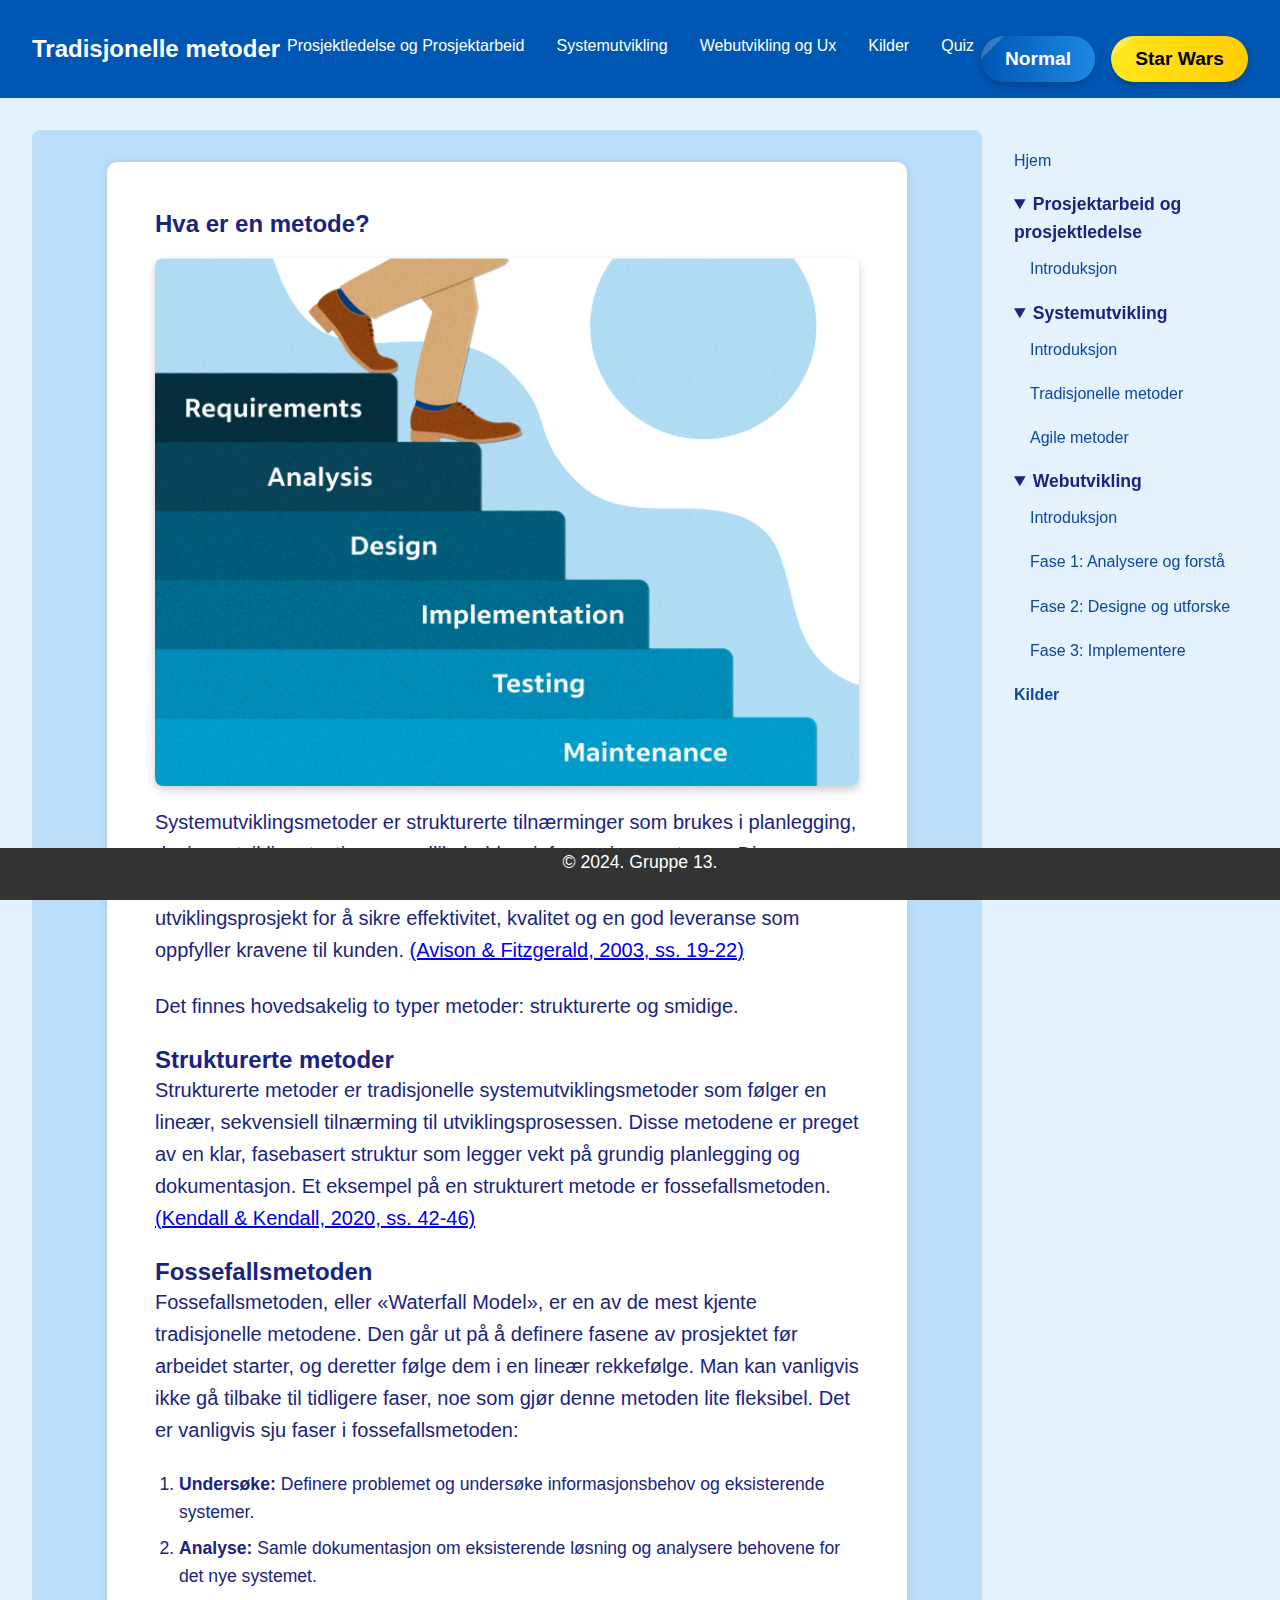
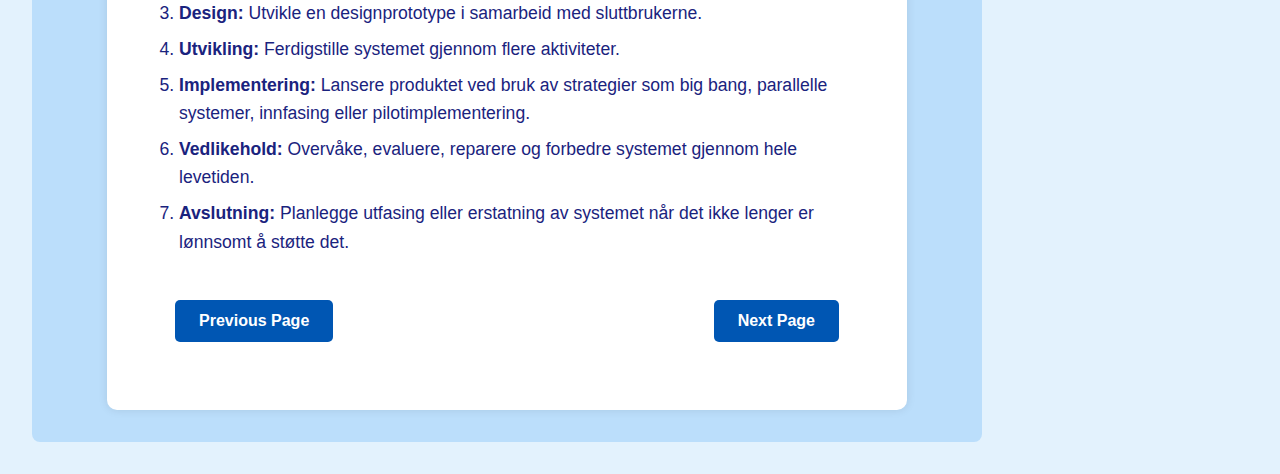
<file: html/tradisjonelle_metoder.html>
<!DOCTYPE html>
<html lang="no">
  <head>
    <meta charset="UTF-8" />
    <meta name="viewport" content="width=device-width, initial-scale=1.0" />
    <title>Tradisjonelle metoder</title>
    <link rel="stylesheet" href="../css/style.css" />
    <script src="../js/scripts.js"></script>
  </head>
  <body>
    <!-- Navigasjons menyen på toppen -->
    <nav class="navbar">
      <h1 class="logo">
        <a href="../index.html" class="logo"
          >Tradisjonelle metoder</a >
      </h1>
      <ul class="nav-menu">
        <li><a href="prosjektledelse_og_prosjektarbeid.html">Prosjektledelse og Prosjektarbeid</a></li>
        <li><a href="systemutvikling.html">Systemutvikling</a></li>
        <li><a href="webutvikling.html">Webutvikling og Ux</a></li>
        <li><a href="kilder.html">Kilder</a></li>
        <li><a href="quiz.html">Quiz</a></li>
      </ul>
      <!-- Star wars kappene -->
      <div class="theme-buttons">
        <audio
          id="lightsaberOffSound"
          src="../assets/Lightsaber off sound effects.mp3"
          preload="auto"
        ></audio>
        <audio
          id="lightsaberOnSound"
          src="../assets/Lightsaber Turn On - Sound Effect From Star Wars.mp3"
          preload="auto"
        ></audio>
        <button id="normalModeButton" class="theme-button">Normal</button>
        <button id="starWarsModeButton" class="theme-button">Star Wars</button>
      </div>
    </nav>

    <!-- Hovedinnholdet -->
    <div class="main-container">
      <main class="content-container">
        <section class="reading-content">
          <!--Star wars crawl animasjon, gjør at teksten blir sendt oppover som i star wars filmene. Når animasjonen er fullført vises ikke innholdet lenger.
          Blir gjort ved hjelp av CSS-->
          <div class="crawl">
          <h2>Hva er en metode?</h2>
          <img src="../assets/waterfall.jpg" alt="Illustrasjon av water" class="was-bilde" />
          <p>
            Systemutviklingsmetoder er strukturerte tilnærminger som brukes i
            planlegging, design, utvikling, testing og vedlikehold av
            informasjonssystemer. Disse metodene gir et rammeverk og veiledning
            for hvordan man kan gjennomføre et utviklingsprosjekt for å sikre
            effektivitet, kvalitet og en god leveranse som oppfyller kravene til
            kunden. <a href="kilder.html">(Avison & Fitzgerald, 2003, ss. 19-22)</a>
          </p>
          <p>
            Det finnes hovedsakelig to typer metoder: strukturerte og smidige.
          </p>

          <h2>Strukturerte metoder</h2>
          <p>
            Strukturerte metoder er tradisjonelle systemutviklingsmetoder som
            følger en lineær, sekvensiell tilnærming til utviklingsprosessen.
            Disse metodene er preget av en klar, fasebasert struktur som legger
            vekt på grundig planlegging og dokumentasjon. Et eksempel på en
            strukturert metode er fossefallsmetoden. <a href="kilder.html">(Kendall & Kendall, 2020,
            ss. 42-46)</a>
          </p>

          <h2>Fossefallsmetoden</h2>
          <p>
            Fossefallsmetoden, eller «Waterfall Model», er en av de mest kjente
            tradisjonelle metodene. Den går ut på å definere fasene av
            prosjektet før arbeidet starter, og deretter følge dem i en lineær
            rekkefølge. Man kan vanligvis ikke gå tilbake til tidligere faser,
            noe som gjør denne metoden lite fleksibel. Det er vanligvis sju
            faser i fossefallsmetoden:
          </p>
          <ol>
            <li>
              <strong>Undersøke:</strong> Definere problemet og undersøke
              informasjonsbehov og eksisterende systemer.
            </li>
            <li>
              <strong>Analyse:</strong> Samle dokumentasjon om eksisterende
              løsning og analysere behovene for det nye systemet.
            </li>
            <li>
              <strong>Design:</strong> Utvikle en designprototype i samarbeid
              med sluttbrukerne.
            </li>
            <li>
              <strong>Utvikling:</strong> Ferdigstille systemet gjennom flere
              aktiviteter.
            </li>
            <li>
              <strong>Implementering:</strong> Lansere produktet ved bruk av
              strategier som big bang, parallelle systemer, innfasing eller
              pilotimplementering.
            </li>
            <li>
              <strong>Vedlikehold:</strong> Overvåke, evaluere, reparere og
              forbedre systemet gjennom hele levetiden.
            </li>
            <li>
              <strong>Avslutning:</strong> Planlegge utfasing eller erstatning
              av systemet når det ikke lenger er lønnsomt å støtte det.
            </li>
          </ol>

          <div class="previous-page-container">
            <a href="systemutvikling.html" class="previous-button"
              >Previous Page</a
            >
          </div>
          <div class="next-page-container">
            <a href="agile_metoder.html" class="next-button">Next Page</a>
          </div>
        </section>
      </main>

      <!-- Navigasjons menyen til høyre -->
      <aside class="side-nav">
        <ul>
          <li><a href="../index.html">Hjem</a></li>
          <li>
            <details open="">
              <summary class="summary">Prosjektarbeid og prosjektledelse</summary>
              <ul>
                <li>
                  <a href="prosjektledelse_og_prosjektarbeid.html"
                    >Introduksjon</a
                  >
                </li>
              </ul>
            </details>
          </li>
          <li>
            <details open="">
              <summary class="summary">Systemutvikling</summary>
              <ul>
                <li><a href="systemutvikling.html">Introduksjon</a></li>
                <li> <a href="tradisjonelle_metoder.html">Tradisjonelle metoder</a></li>
                <li><a href="agile_metoder.html">Agile metoder</a></li>
              </ul>
            </details>
          </li>
          <li>
            <details open="">
              <summary class="summary">Webutvikling</summary>
              <ul>
                <li><a href="webutvikling.html">Introduksjon</a></li>
                <li>
                  <a href="fase1.html">Fase 1: Analysere og forstå</a>
                </li>
                <li>
                  <a href="fase2.html">Fase 2: Designe og utforske</a>
                </li>
                <li><a href="fase3.html">Fase 3: Implementere</a></li>
              </ul>
            </details>
          </li>
          <li>
            <a href="kilder.html"><strong>Kilder</strong></a>
          </li>
        </ul>
      </aside>
    </div>

    <!-- Footer -->
    <footer>
      <p class="footer">&copy; 2024. Gruppe 13.</p>
  </body>
</html>
</file>
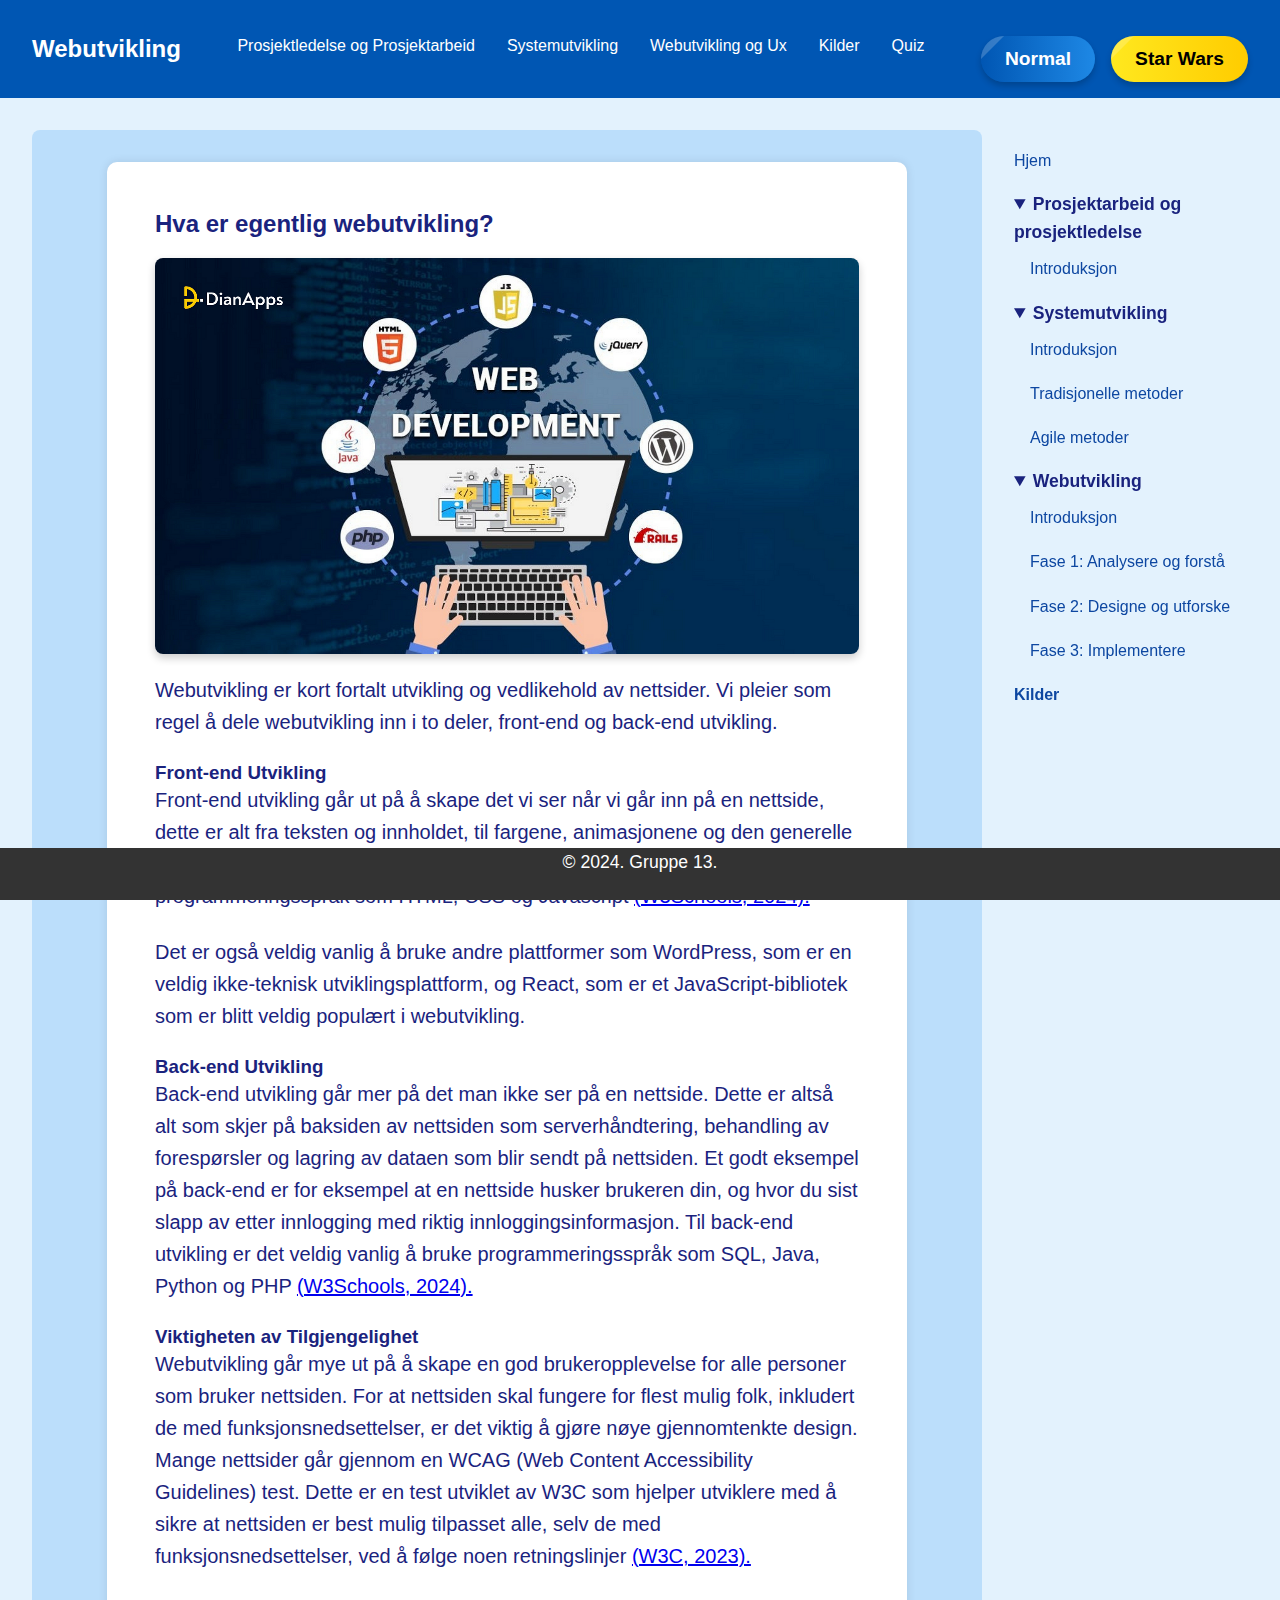
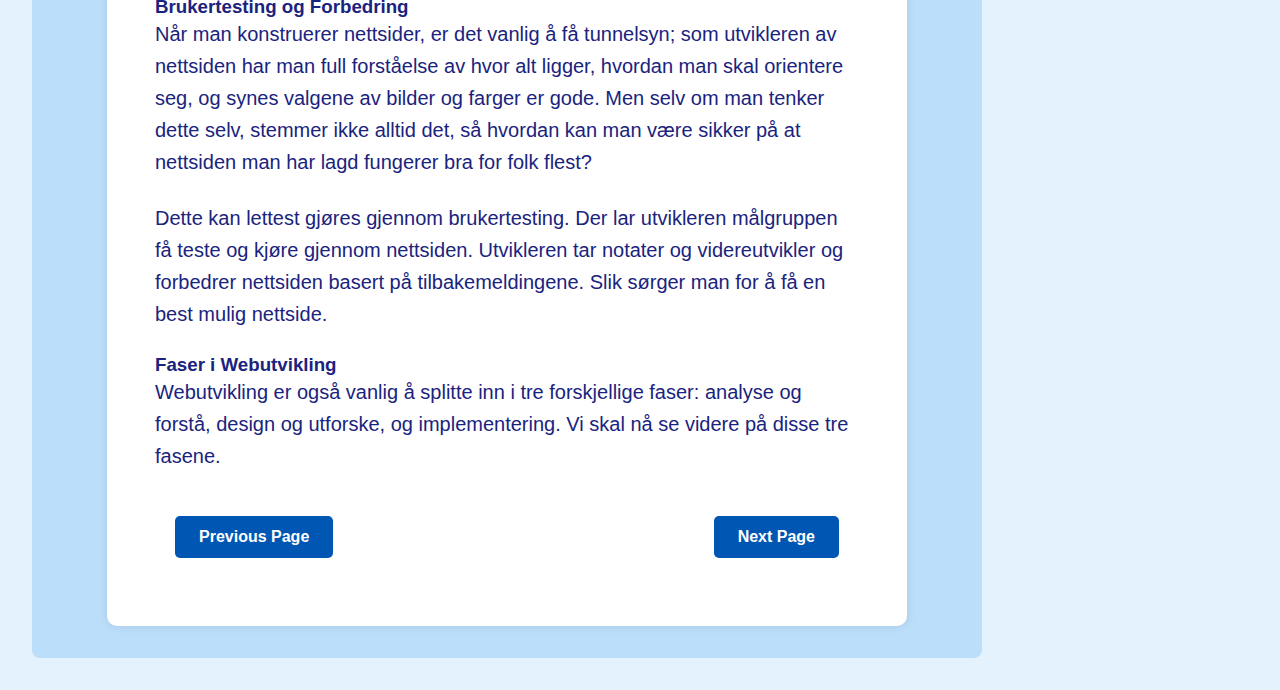
<file: html/webutvikling.html>
<!DOCTYPE html>
<html lang="no">
  <head>
    <meta charset="UTF-8" />
    <meta name="viewport" content="width=device-width, initial-scale=1.0" />
    <title>Webutvikling</title>
    <link rel="stylesheet" href="../css/style.css" />
    <script src="../js/scripts.js"></script>
  </head>
  <body>
    <!-- Navigasjons menyen på toppen -->
    <nav class="navbar">
      <h1 class="logo">
        <a href="../index.html" class="logo"
          >Webutvikling</a >
      </h1>
      <ul class="nav-menu">
        <li><a href="prosjektledelse_og_prosjektarbeid.html">Prosjektledelse og Prosjektarbeid</a></li>
        <li><a href="systemutvikling.html">Systemutvikling</a></li>
        <li><a href="webutvikling.html">Webutvikling og Ux</a></li>
        <li><a href="kilder.html">Kilder</a></li>
        <li><a href="quiz.html">Quiz</a></li>
      </ul>
      <!-- Star wars kappene -->
      <div class="theme-buttons">
        <audio
          id="lightsaberOffSound"
          src="../assets/Lightsaber off sound effects.mp3"
          preload="auto"
        ></audio>
        <audio
          id="lightsaberOnSound"
          src="../assets/Lightsaber Turn On - Sound Effect From Star Wars.mp3"
          preload="auto"
        ></audio>
        <button id="normalModeButton" class="theme-button">Normal</button>
        <button id="starWarsModeButton" class="theme-button">Star Wars</button>
      </div>
    </nav>

    <!-- Hovedinnholdet -->
    <div class="main-container">
      <main class="content-container">
        <section class="reading-content">
          <!--Star wars crawl animasjon, gjør at teksten blir sendt oppover som i star wars filmene. Når animasjonen er fullført vises ikke innholdet lenger.
          Blir gjort ved hjelp av CSS-->
          <div class="crawl">
          <h2>Hva er egentlig webutvikling?</h2>
          <img src="../assets/webdev.png" alt="Illustrasjon av webdev" class="webdev-bilde" />
          <p>
            Webutvikling er kort fortalt utvikling og vedlikehold av nettsider.
            Vi pleier som regel å dele webutvikling inn i to deler, front-end og
            back-end utvikling.
          </p>

          <h3>Front-end Utvikling</h3>
          <p>
            Front-end utvikling går ut på å skape det vi ser når vi går inn på
            en nettside, dette er alt fra teksten og innholdet, til fargene,
            animasjonene og den generelle brukeropplevelsen. Til front-end
            utvikling er det veldig vanlig å bruke programmeringsspråk som HTML,
            CSS og Javascript <a href="kilder.html">(W3Schools, 2024).</a>
          </p>
          <p>
            Det er også veldig vanlig å bruke andre plattformer som WordPress,
            som er en veldig ikke-teknisk utviklingsplattform, og React, som er
            et JavaScript-bibliotek som er blitt veldig populært i webutvikling.
          </p>

          <h3>Back-end Utvikling</h3>
          <p>
            Back-end utvikling går mer på det man ikke ser på en nettside. Dette
            er altså alt som skjer på baksiden av nettsiden som
            serverhåndtering, behandling av forespørsler og lagring av dataen
            som blir sendt på nettsiden. Et godt eksempel på back-end er for
            eksempel at en nettside husker brukeren din, og hvor du sist slapp
            av etter innlogging med riktig innloggingsinformasjon. Til back-end
            utvikling er det veldig vanlig å bruke programmeringsspråk som SQL,
            Java, Python og PHP <a href="kilder.html">(W3Schools, 2024).</a>
          </p>

          <h3>Viktigheten av Tilgjengelighet</h3>
          <p>
            Webutvikling går mye ut på å skape en god brukeropplevelse for alle
            personer som bruker nettsiden. For at nettsiden skal fungere for
            flest mulig folk, inkludert de med funksjonsnedsettelser, er det
            viktig å gjøre nøye gjennomtenkte design. Mange nettsider går
            gjennom en WCAG (Web Content Accessibility Guidelines) test. Dette
            er en test utviklet av W3C som hjelper utviklere med å sikre at
            nettsiden er best mulig tilpasset alle, selv de med
            funksjonsnedsettelser, ved å følge noen retningslinjer <a href="kilder.html">(W3C, 2023).</a>
          </p>

          <h3>Brukertesting og Forbedring</h3>
          <p>
            Når man konstruerer nettsider, er det vanlig å få tunnelsyn; som
            utvikleren av nettsiden har man full forståelse av hvor alt ligger,
            hvordan man skal orientere seg, og synes valgene av bilder og farger
            er gode. Men selv om man tenker dette selv, stemmer ikke alltid det,
            så hvordan kan man være sikker på at nettsiden man har lagd fungerer
            bra for folk flest?
          </p>
          <p>
            Dette kan lettest gjøres gjennom brukertesting. Der lar utvikleren
            målgruppen få teste og kjøre gjennom nettsiden. Utvikleren tar
            notater og videreutvikler og forbedrer nettsiden basert på
            tilbakemeldingene. Slik sørger man for å få en best mulig nettside.
          </p>

          <h3>Faser i Webutvikling</h3>
          <p>
            Webutvikling er også vanlig å splitte inn i tre forskjellige faser:
            analyse og forstå, design og utforske, og implementering. Vi skal nå
            se videre på disse tre fasene.
          </p>
          <div class="previous-page-container">
            <a href="tradisjonelle_metoder.html" class="previous-button"
              >Previous Page</a
            >
          </div>
          <div class="next-page-container">
            <a href="fase1.html" class="next-button">Next Page</a>
          </div>
        </section>
      </main>

      <!-- Navigasjons menyen til høyre -->
      <aside class="side-nav">
        <ul>
          <li><a href="../index.html">Hjem</a></li>
          <li>
            <details open="">
              <summary class="summary">Prosjektarbeid og prosjektledelse</summary>
              <ul>
                <li>
                  <a href="prosjektledelse_og_prosjektarbeid.html"
                    >Introduksjon</a
                  >
                </li>
              </ul>
            </details>
          </li>
          <li>
            <details open="">
              <summary class="summary">Systemutvikling</summary>
              <ul>
                <li><a href="systemutvikling.html">Introduksjon</a></li>
                <li> <a href="tradisjonelle_metoder.html">Tradisjonelle metoder</a></li>
                <li><a href="agile_metoder.html">Agile metoder</a></li>
              </ul>
            </details>
          </li>
          <li>
            <details open="">
              <summary class="summary">Webutvikling</summary>
              <ul>
                <li><a href="webutvikling.html">Introduksjon</a></li>
                <li>
                  <a href="fase1.html">Fase 1: Analysere og forstå</a>
                </li>
                <li>
                  <a href="fase2.html">Fase 2: Designe og utforske</a>
                </li>
                <li><a href="fase3.html">Fase 3: Implementere</a></li>
              </ul>
            </details>
          </li>
          <li>
            <a href="kilder.html"><strong>Kilder</strong></a>
          </li>
        </ul>
      </aside>
    </div>

    <!-- Footer -->
    <footer>
      <p class="footer">&copy; 2024. Gruppe 13.</p>
    </footer>
  </body>
</html>
</file>
<file: css/style.css>
body,
html {
  font-family: Arial, sans-serif;
  margin: 0;
  padding: 0;
  background-color: #e3f2fd;
  color: #1a237e;
}

nav {
  background-color: #0d47a1;
  padding: 1rem 2rem;
  text-align: center;
}

nav ul {
  list-style-type: none;
  padding: 0;
  margin: 0;
  display: flex;
  justify-content: center;
  gap: 20px;
}

nav li {
  display: inline;
  justify-content: center;
}

nav a {
  color: #e3f2fd;
  text-decoration: none;
  justify-content: center;
}

.hero {
  display: flex;
  justify-content: center;
  align-items: center;
  text-align: center;
  background-color: #1976d2;
  padding: 2rem;
}

.hero h1 {
  color: #e3f2fd;
}

.hero p {
  color: #e3f2fd;
}

.text-container {
  display: flex;
  justify-content: center;
  align-items: center;
  padding: 4rem;
  background-color: #1976d2;
}

.text-container h1 {
  font-size: 3rem;
  font-weight: bold;
  color: #e3f2fd;
}

.tema-item.om-oss {
  background-color: #f3f3f3;
  border: 1px solid #ddd;
  border-radius: 5px;
  padding: 20px;
  margin-top: 20px;
  align-items: center;
}

.content-container {
  display: flex;
  flex-direction: column;
  align-items: center;
  padding: 2rem;
  background-color: #bbdefb;
  border-radius: 0.5rem;
  flex: 3;
}

.content-button {
  width: 80%;
  padding: 2rem;
  margin-bottom: 1.5rem;
  border-radius: 10px;
  background-color: #1e88e5;
  color: white;
  text-align: center;
  text-decoration: none;
  font-size: 1.8rem;
  font-weight: bold;
  transition: background-color 0.3s ease;
}

.content-button:hover {
  background-color: #1565c0;
}

footer {
  background-color: #1a237e;
  color: #e3f2fd;
  text-align: center;
  position: fixed;
  bottom: 0;
  width: 100%;
  margin-top: auto;
}

.reading-content {
  background-color: white;
  padding: 3rem;
  border-radius: 10px;
  max-width: 800px;
  margin: 0 auto;
  box-shadow: 0px 0px 10px rgba(0, 0, 0, 0.1);
}

.reading-content h1 {
  color: #0d47a1;
  font-size: 2.5rem;
  margin-bottom: 1rem;
}

.reading-content p {
  color: #1a237e;
  line-height: 1.6;
  margin-bottom: 1.5rem;
  font-size: 1.1rem;
}

.main-container {
  display: flex;
  gap: 1rem;
  min-height: calc(100vh - 80px);
  padding: 2rem;
}

.side-nav {
  flex: 1;
  text-align: left;
  padding: 1rem;
  max-width: 250px;
  position: sticky;
  top: 1rem;
}

.side-nav ul {
  list-style: none;
  padding: 0;
  margin: 0;
}

.side-nav li {
  margin-bottom: 1rem;
}

.side-nav a {
  color: #0d47a1;
  text-decoration: none;
  font-size: 1rem;
}

.side-nav a:hover {
  text-decoration: underline;
}

.side-nav details summary {
  font-weight: bold;
  cursor: pointer;
}

.side-nav ul ul {
  padding-left: 1rem;
  margin-top: 0.5rem;
}

.submit-quiz {
  display: inline-block;
  padding: 1rem 2rem;
  font-size: 1.2rem;
  font-weight: bold;
  color: #ffffff;
  background-color: #0d47a1;
  border: none;
  border-radius: 5px;
  cursor: pointer;
  transition: background-color 0.3s ease, transform 0.2s ease;
}

.submit-quiz:hover {
  background-color: #1565c0;
  transform: translateY(-3px);
}

.submit-quiz:active {
  background-color: #0b3954;
  transform: translateY(1px);
}

.reset-quiz {
  display: inline-block;
  padding: 1rem 2rem;
  font-size: 1.2rem;
  font-weight: bold;
  color: #ffffff;
  background-color: #b71c1c;
  border: none;
  border-radius: 5px;
  cursor: pointer;
  transition: background-color 0.3s ease, transform 0.2s ease;
  margin-top: 1rem;
}

.reset-quiz:hover {
  background-color: #d32f2f;
  transform: translateY(-3px);
}
.reset-quiz:active {
  background-color: #880e4f;
  transform: translateY(1px);
}

.previous-page-container {
  display: flex;
  justify-content: space-between;
  padding: 20px;
  float: left;
}

.next-page-container {
  display: flex;
  justify-content: space-between;
  padding: 20px;
  float: right;
}

.previous-button,
.next-button {
  display: inline-block;
  padding: 0.75rem 1.5rem;
  background-color: #0056b3;
  color: white;
  border-radius: 5px;
  text-decoration: none;
  font-weight: bold;
  transition: background-color 0.3s ease;
}

.previous-button:hover,
.next-button:hover {
  background-color: #003d80;
}

.button {
  display: inline-block;
  padding: 0.75rem 1.5rem;
  background-color: #0056b3;
  color: white;
  border-radius: 5px;
  transition: background-color 0.2s;
}

.button:hover {
  background-color: #003d80;
}

.source {
  margin-bottom: 20px;
  padding: 10px;
  border-bottom: 1px solid #ccc;
  background-color: #f9f9f9;
}

.source a {
  color: #0056b3;
  text-decoration: none;
}

.source a:hover {
  text-decoration: underline;
}

.source strong {
  display: block;
  margin-bottom: 5px;
  color: #333;
}

/* Reset */
* {
  margin: 0;
  padding: 0;
  box-sizing: border-box;
}

/* Navbar */
.navbar {
  display: flex;
  justify-content: space-between;
  align-items: center;
  padding: 1rem 2rem;
  background-color: #0056b3;
}

.logo {
  color: #ffffff;
  font-size: 1.5rem;
}

.nav-menu {
  list-style: none;
  display: flex;
  gap: 2rem;
}

.nav-menu li a {
  color: #ffffff;
  text-decoration: none;
}

.hero {
  background-image: url("../assets/bilde_1.jpg");
  background-repeat: no-repeat;
  background-position: center;
  background-size: contain;
  background-attachment: fixed;
}

.hero-content {
  position: relative;
  z-index: 2;
  max-width: 800px;
  margin: auto;
}

.hero h1 {
  font-size: 2.5rem;
  color: #ffffff;
  margin-bottom: 0.5rem;
}

.hero p {
  font-size: 1.25rem;
  color: #ffffff;
  max-width: 600px;
  margin: auto;
  margin-bottom: 1.5rem;
}

.tema-container {
  display: flex;
  flex-direction: column;
  align-items: center;
  padding: 3rem 1rem;
  gap: 2rem;
  background-color: #ffffff;
}

.tema-container-row {
  display: flex;
  gap: 2rem;
  justify-content: center;
  width: 100%;
  max-width: 800px;
}

.tema-container-row .tema-item {
  flex: 1;
  max-width: 250px;
  padding: 2rem;
  background-color: #f5f5f5;
  border-radius: 8px;
  box-shadow: 0 4px 8px rgba(0, 0, 0, 0.1);
  text-align: center;
}

.tema-item h2 {
  color: #0056b3;
  margin-bottom: 0.5rem;
}

.tema-item p {
  color: #555555;
  margin-bottom: 1rem;
}

.kilder {
  background-color: #e0e0e0;
  width: 100%;
  max-width: 800px;
  padding: 2rem;
  border-radius: 8px;
  box-shadow: 0 4px 8px rgba(0, 0, 0, 0.1);
  text-align: center;
}

footer {
  text-align: center;
  background-color: #333333;
  color: white;
  font-size: 0.9rem;
}

body.star-wars {
  background-image: url("../assets/starry\ sky.jpg");
  color: #535353;
}

.star-wars .navbar {
  position: relative;
  background-color: #222;
  z-index: 10;
}

.star-wars .logo {
  color: #ffe81f;
}

.star-wars .nav-menu li a {
  color: #ffe81f;
}

.star-wars .hero {
  min-height: 500px;
  display: flex;
  align-items: center;
  justify-content: center;
  background-image: url("../assets/bilde_1.jpg");
  background-size: cover;
  background-position: center;
  background-repeat: no-repeat;
  background-attachment: fixed;
}

.star-wars .hero h1 {
  color: #ffe81f;
}

.star-wars .button {
  background-color: #ffe81f;
  color: #222;
}

.star-wars .tema-item h2 {
  color: #ffe81f;
}

.star-wars .summary {
  color: #ffe81f;
}

.star-wars .tema-container {
  background-image: url("../assets/starry\ sky.jpg");
  background-size: cover;
  background-position: center;
  background-repeat: no-repeat;
  color: #ffffff;
}

.star-wars .content-container {
  background-image: url("../assets/starry\ sky.jpg");
  overflow: hidden;
}

.star-wars .reading-content {
  display: flex;
  justify-content: center;
  height: 800px;
  perspective: 400px;
  color: #feda4a;
  font-family: "Pathway Gothic One", sans-serif;
  font-size: 500%;
  font-weight: 600;
  letter-spacing: 6px;
  line-height: 150%;
  text-align: justify;
  background-image: url("../assets/starry\ sky.jpg");
}

.star-wars .crawl {
  position: relative;
  top: -100px;
  transform-origin: 50% 100%;
  animation: crawl 60s linear forwards;
  z-index: 1;
}

.star-wars .fade {
  position: relative;
  width: 100%;
  min-height: 10vh;
  top: -25px;
  background-image: url("../assets/starry\ sky.jpg");
  z-index: 1;
}

@keyframes crawl {
  0% {
    transform: translateY(0) translateZ(0) rotateX(62deg);
  }
  100% {
    transform: translateY(-3000px) translateZ(-6000px) rotateX(25deg);
    opacity: 0;
  }
}

.theme-buttons {
  display: flex;
  justify-content: center;
  gap: 1rem;
  margin-top: 20px;
}

.theme-button {
  background: linear-gradient(90deg, #0056b3, #1e88e5);
  color: white;
  border: none;
  border-radius: 50px;
  padding: 0.75rem 1.5rem;
  font-size: 1.2rem;
  font-weight: bold;
  cursor: pointer;
  box-shadow: 0 4px 6px rgba(0, 0, 0, 0.2);
  transition: all 0.3s ease;
  position: relative;
  overflow: hidden;
}

.theme-button:active {
  transform: scale(0.95);
  box-shadow: 0 0 8px rgba(0, 136, 255, 0.8);
}

.theme-button::before {
  content: "";
  position: absolute;
  top: 0;
  left: -100%;
  width: 100%;
  height: 100%;
  background: rgba(255, 255, 255, 0.2);
  transform: skewX(-45deg);
  transition: 0.5s;
}

.theme-button:hover::before {
  left: 100%;
}

#starWarsModeButton {
  background: linear-gradient(90deg, #ffe81f, #ffcc00);
  color: black;
}

#starWarsModeButton:active {
  box-shadow: 0 0 8px rgba(255, 232, 31, 0.8);
}

img {
  display: block;
  margin: 20px auto;
  max-width: 100%;
  height: auto;
  border-radius: 8px;
  box-shadow: 0px 4px 8px rgba(0, 0, 0, 0.2);
}

@media (max-width: 768px) {
  .main-container {
    display: flex;
    flex-direction: column;
    align-items: stretch;
  }

  .content-container {
    padding: 10px;
  }

  .side-nav {
    order: -1;
    width: 100%;
    position: static;
    align-items: center;
    flex-direction: column;
  }

  .navbar {
    flex-direction: column;
    padding: 1rem;
  }

  .nav-menu {
    flex-direction: column;
    width: 100%;
    align-items: center;
  }

  .nav-menu li {
    width: 100%;
    text-align: center;
  }

  .nav-menu a {
    display: block;
    width: 100%;
    padding: 10px 0;
  }

  .star-wars .body,
  html {
    background-image: url("../assets/starry\ sky.jpg");
  }

  .star-wars .crawl {
    animation: none;
    transform: none;
    position: static;
    height: auto;
    overflow: visible;
    font-size: 16px;
    line-height: 1.5;
    text-align: center;
  }

  .star-wars .content-container,
  .star-wars .main-container {
    background-image: url("../assets/starry\ sky.jpg");
    overflow: visible;
    position: relative;
    min-height: 100vh;
  }

  .star-wars footer {
    display: none;
  }

  .tema-container-row {
    flex-direction: column;
    align-items: center;
  }

  .footer {
    display: none;
  }
}

body {
  font-family: Arial, sans-serif;
  font-size: 1rem;
  margin: 0;
  padding: 0;
  background-color: #e3f2fd;
  color: #1a237e;
}

nav a {
  font-size: 1rem;
}

.hero p {
  font-size: 1.25rem;
  color: #e3f2fd;
}

.text-container h1 {
  font-size: 3rem;
  font-weight: bold;
  color: #e3f2fd;
}

.reading-content p {
  font-size: 1.25rem;
  color: #1a237e;
  line-height: 1.6;
}

.side-nav a {
  font-size: 1rem;
  color: #0d47a1;
}

.content-button {
  font-size: 1.8rem;
  font-weight: bold;
}

.submit-quiz,
.reset-quiz {
  font-size: 1.2rem;
  font-weight: bold;
}

.theme-button {
  font-size: 1.2rem;
  font-weight: bold;
}

.source strong {
  font-size: 1rem;
}

.footer {
  color: white;
}

p,
ul,
ol,
li {
  font-family: Arial, sans-serif;
  font-size: 1.1rem;
  line-height: 1.6;
  color: #1a237e;
  margin-bottom: 1.5rem;
}

ul,
ol {
  padding-left: 1.5rem;
  list-style-position: outside;
}

li {
  margin-bottom: 0.5rem;
}
</file>
